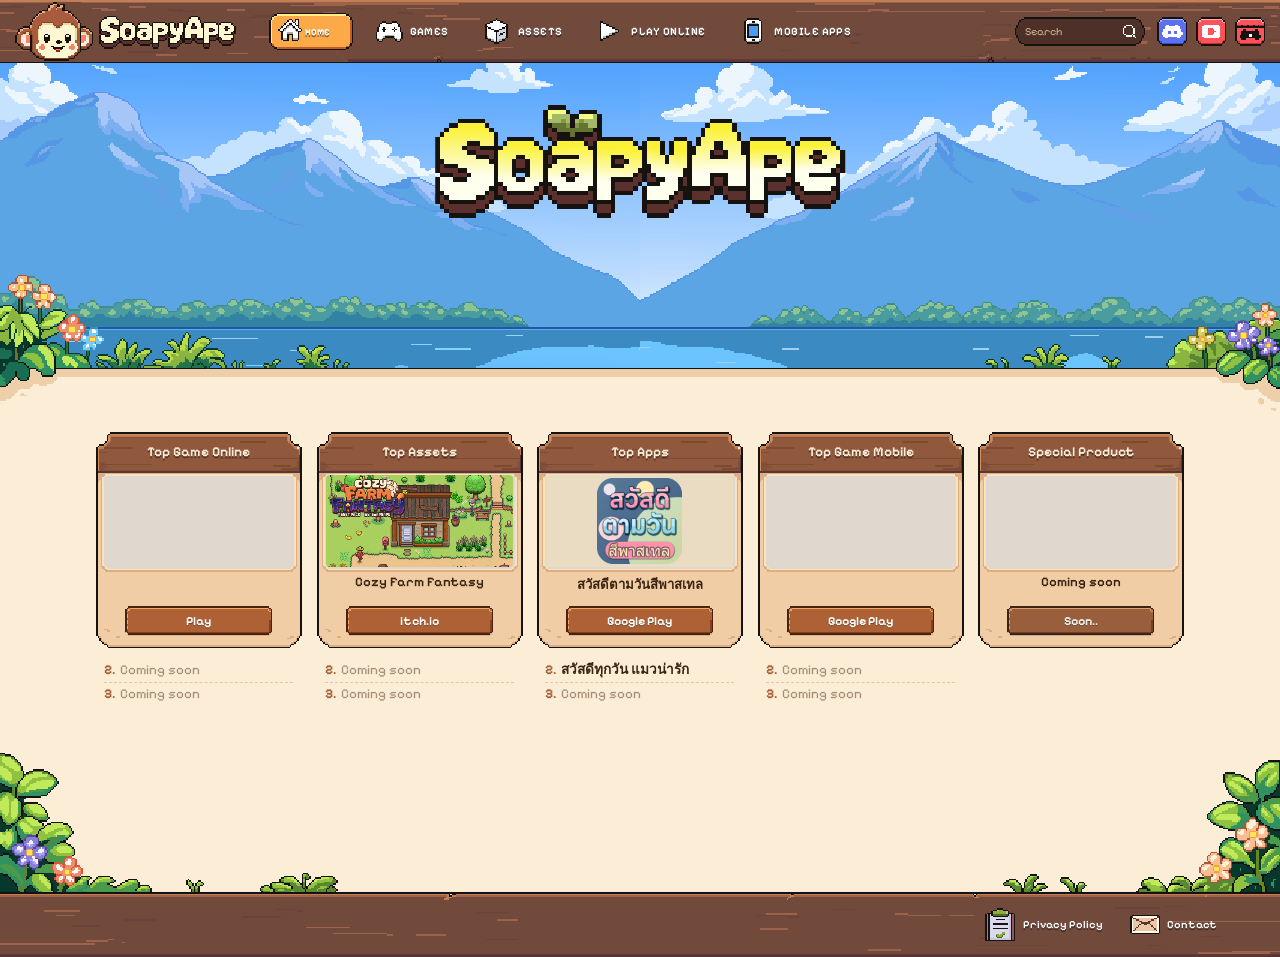
<file: index.html>
<!doctype html>
<html lang="en">
<head>
  <meta charset="utf-8">
  <meta name="viewport" content="width=device-width, initial-scale=1">
  <title>SoapyApe — Play. Create. Explore.</title>
  <meta name="description" content="SoapyApe: indie game studio. Games, pixel art assets, online mini-games and mobile apps.">
  <link rel="icon" type="image/png" href="assets/ui/logo-monkey.png">
  <link rel="preconnect" href="https://fonts.googleapis.com">
  <link rel="preconnect" href="https://fonts.gstatic.com" crossorigin>
  <link href="https://fonts.googleapis.com/css2?family=Pixelify+Sans:wght@400;600;700&family=Noto+Sans+Thai:wght@400;600;700&display=swap" rel="stylesheet">
  <link rel="stylesheet" href="css/style.css?v=20261106a">
</head>
<body id="top">

<header class="topbar">
  <a class="brand" href="/" aria-label="SoapyApe home">
    <img class="monkey" src="assets/ui/logo-monkey.png" alt="">
    <img class="wordmark" src="assets/ui/logo-text.png" alt="SoapyApe">
  </a>
  <input type="checkbox" id="menu-toggle" class="menu-toggle" aria-label="Toggle menu">
  <label for="menu-toggle" class="burger" aria-hidden="true">☰</label>
  <nav class="nav" aria-label="Main">
    <a class="active" href="/">Home</a>
    <a href="/games/"><img src="assets/ui/icon-games.png" alt="">Games</a>
    <a href="/assets/"><img src="assets/ui/icon-assets.png" alt="">Assets</a>
    <a href="/play/"><img src="assets/ui/icon-play.png" alt="">Play Online</a>
    <a href="/apps/"><img src="assets/ui/icon-mobile.png" alt="">Mobile Apps</a>
  </nav>
  <div class="tools">
    <form class="search" role="search"><input type="search" placeholder="Search" aria-label="Search the site"></form>
    <a href="#" aria-label="Discord"><img src="assets/ui/icon-discord.png" alt="Discord"></a>
    <a href="#" aria-label="YouTube"><img src="assets/ui/icon-youtube.png" alt="YouTube"></a>
    <a href="#" aria-label="itch.io"><img src="assets/ui/icon-itch.png" alt="itch.io"></a>
  </div>
</header>

<main>
  <section class="hero">
    <div class="hero-bg strip" aria-hidden="true"><i class="l"></i><i class="c"></i><i class="r"></i></div>
    <h1 class="sr-only">SoapyApe — Play. Create. Explore.</h1>
    <div class="bubbles" aria-hidden="true">
      <img src="assets/ui/bubble.png" alt="" style="--x:-34%;--d:0s;--t:9s;--w:40px;--dx:10px">
      <img src="assets/ui/bubble.png" alt="" style="--x:-18%;--d:2.5s;--t:11s;--w:32px;--dx:-8px">
      <img src="assets/ui/bubble.png" alt="" style="--x:-4%;--d:5s;--t:8s;--w:64px;--dx:12px">
      <img src="assets/ui/bubble.png" alt="" style="--x:10%;--d:1.2s;--t:10s;--w:40px;--dx:-10px">
      <img src="assets/ui/bubble.png" alt="" style="--x:22%;--d:6s;--t:12s;--w:48px;--dx:8px">
      <img src="assets/ui/bubble.png" alt="" style="--x:34%;--d:3.6s;--t:9s;--w:32px;--dx:-6px">
      <img src="assets/ui/bubble.png" alt="" style="--x:2%;--d:8.5s;--t:13s;--w:56px;--dx:-12px">
    </div>
    <img class="hero-logo" src="assets/ui/logo-big.png" alt="SoapyApe">
    <div class="edge strip" aria-hidden="true"><i class="l"></i><i class="c"></i><i class="r"></i></div>
  </section>

  <section class="cards" aria-label="Featured">
    <div class="col">
      <article class="card">
        <h2>Top Game Online</h2>
        <div class="thumb"></div>
        <p class="title">&nbsp;</p>
        <a class="btn" href="/play/">Play</a>
      </article>
      <ol class="ranks" aria-label="More">
        <li><span>Coming soon</span></li>
        <li><span>Coming soon</span></li>
      </ol>
    </div>

    <div class="col">
      <article class="card">
        <h2>Top Assets</h2>
        <a class="thumb" href="https://soapyape.itch.io/cozy-farm-fantasy" target="_blank" rel="noopener" aria-label="Cozy Farm Fantasy on itch.io"><img src="assets/thumbs/cozy-farm-fantasy.png" alt="Cozy Farm Fantasy asset pack by SoapyApe" width="315" height="250"></a>
        <p class="title">Cozy Farm Fantasy</p>
        <a class="btn" href="https://soapyape.itch.io/cozy-farm-fantasy" target="_blank" rel="noopener">itch.io</a>
      </article>
      <ol class="ranks" aria-label="More">
        <li><span>Coming soon</span></li>
        <li><span>Coming soon</span></li>
      </ol>
    </div>

    <div class="col">
      <article class="card">
        <h2>Top Apps</h2>
      <a class="thumb icon" href="https://play.google.com/store/apps/details?id=com.hydrocotyle.a100day4" target="_blank" rel="noopener" aria-label="สวัสดีตามวันสีพาสเทล on Google Play"><img src="assets/thumbs/sawatdee-pastel.png" alt="สวัสดีตามวันสีพาสเทล app icon" width="512" height="512"></a>
      <p class="title">สวัสดีตามวันสีพาสเทล</p>
      <a class="btn" href="https://play.google.com/store/apps/details?id=com.hydrocotyle.a100day4" target="_blank" rel="noopener">Google Play</a>
      </article>
      <ol class="ranks" aria-label="More">
        <li><a href="https://play.google.com/store/apps/details?id=com.zerzersoft.hello2days" target="_blank" rel="noopener">สวัสดีทุกวัน แมวน่ารัก</a></li>
        <li><span>Coming soon</span></li>
      </ol>
    </div>

    <div class="col">
      <article class="card">
        <h2>Top Game Mobile</h2>
        <div class="thumb"></div>
        <p class="title">&nbsp;</p>
        <!-- TODO: replace # with your Google Play URL -->
        <a class="btn" href="#">Google Play</a>
      </article>
      <ol class="ranks" aria-label="More">
        <li><span>Coming soon</span></li>
        <li><span>Coming soon</span></li>
      </ol>
    </div>

    <div class="col">
      <article class="card">
        <h2>Special Product</h2>
        <div class="thumb"></div>
        <p class="title">Coming soon</p>
        <span class="btn disabled">Soon..</span>
      </article>
    </div>
  </section>
</main>

<footer class="footer">
  <div class="f-bg strip" aria-hidden="true"><i class="l"></i><i class="c"></i><i class="r"></i></div>
  <div class="f-bar">
    <div class="f-links">
      <a href="/privacy/"><img src="assets/ui/icon-privacy.png" alt="">Privacy Policy</a>
      <a href="mailto:info@soapyape.com"><img src="assets/ui/icon-mail.png" alt="">Contact</a>
    </div>
  </div>
</footer>

<a id="to-top-float" class="to-top-float" href="#top" aria-label="Back to top" hidden><img src="assets/ui/btn-top-float.png" alt=""></a>

<script>
(function(){
  var btn=document.getElementById('to-top-float'), hero=document.querySelector('.hero');
  if(!btn||!hero) return;
  btn.hidden=false;
  function update(){ var max=document.documentElement.scrollHeight-window.innerHeight;
    btn.classList.toggle('show', max>40 && window.scrollY > Math.min(hero.offsetTop+hero.offsetHeight, window.innerHeight*0.6, max*0.6)); }
  window.addEventListener('scroll',update,{passive:true});
  window.addEventListener('resize',update);
  update();
})();
</script>

<script src="assets/js/search-data.js?v=20261106a"></script>
<script src="assets/js/search.js?v=20261106a"></script>
</body>
</html>
</file>
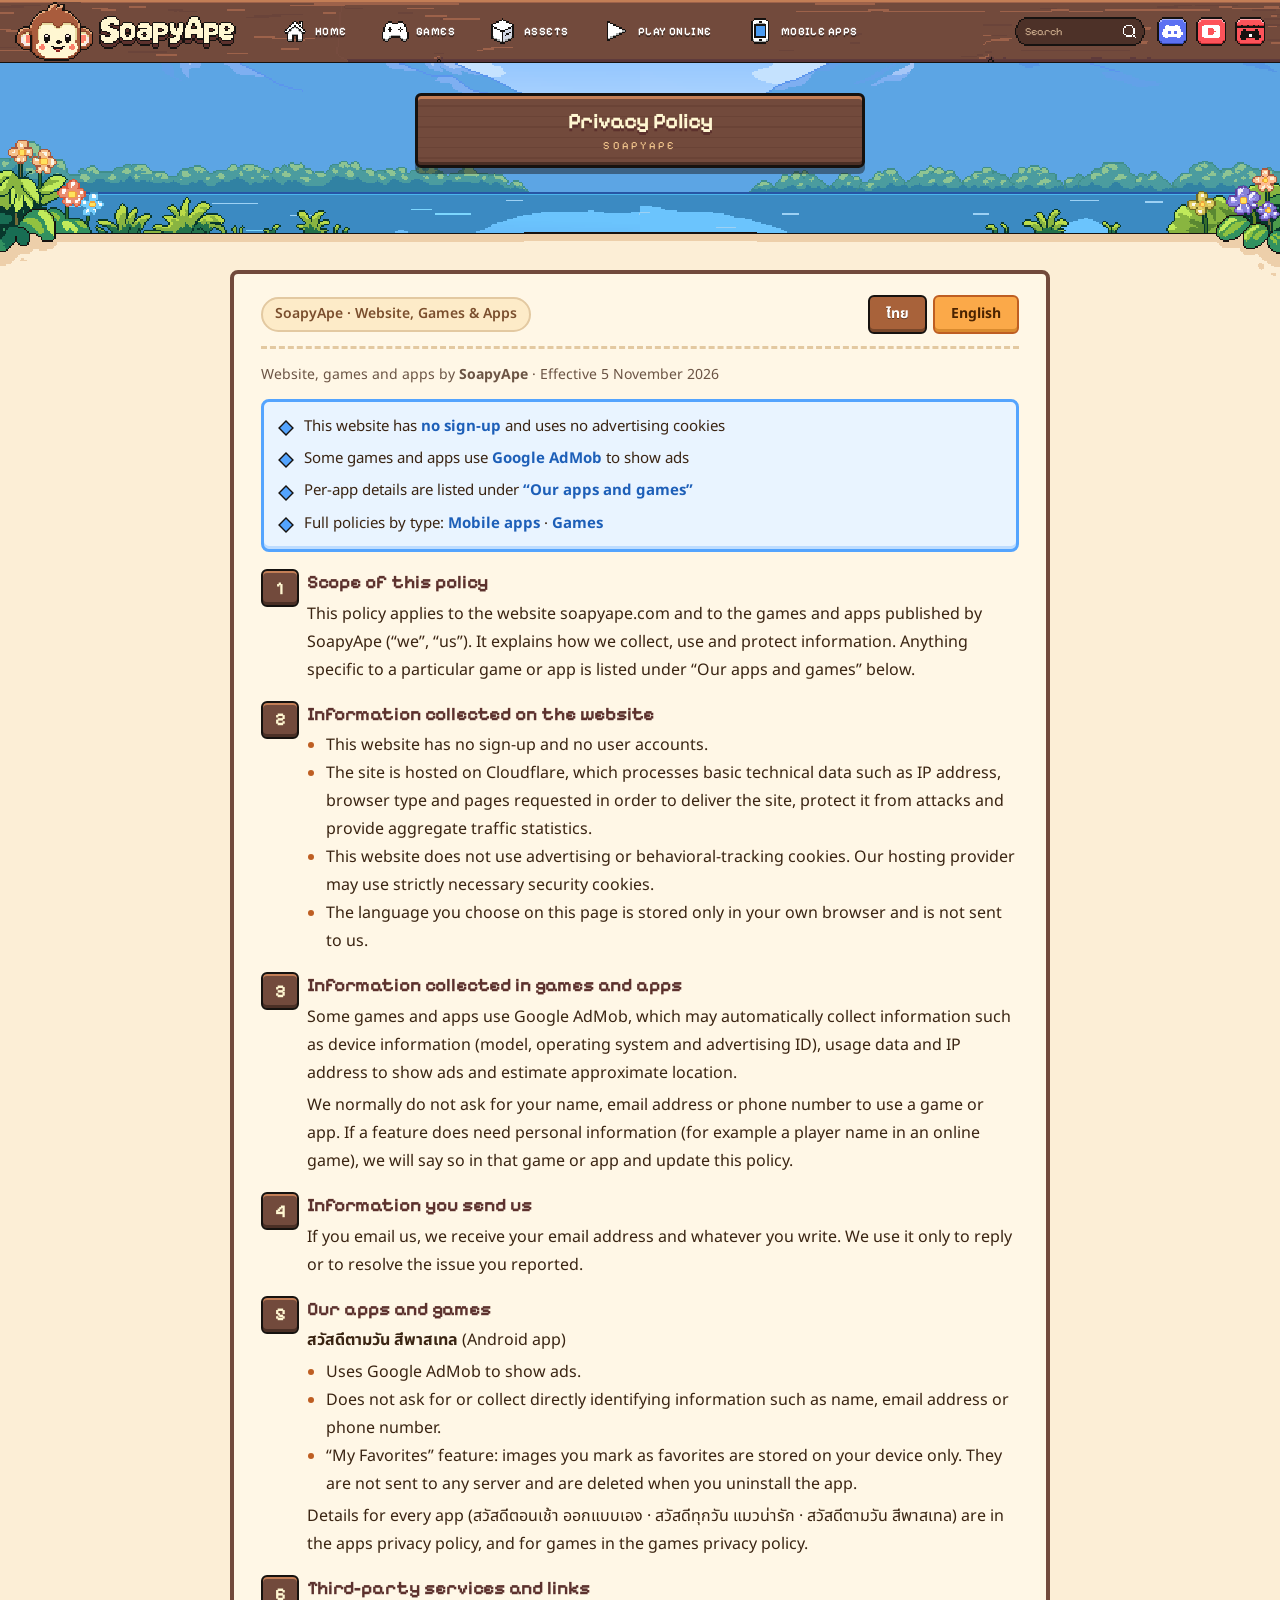
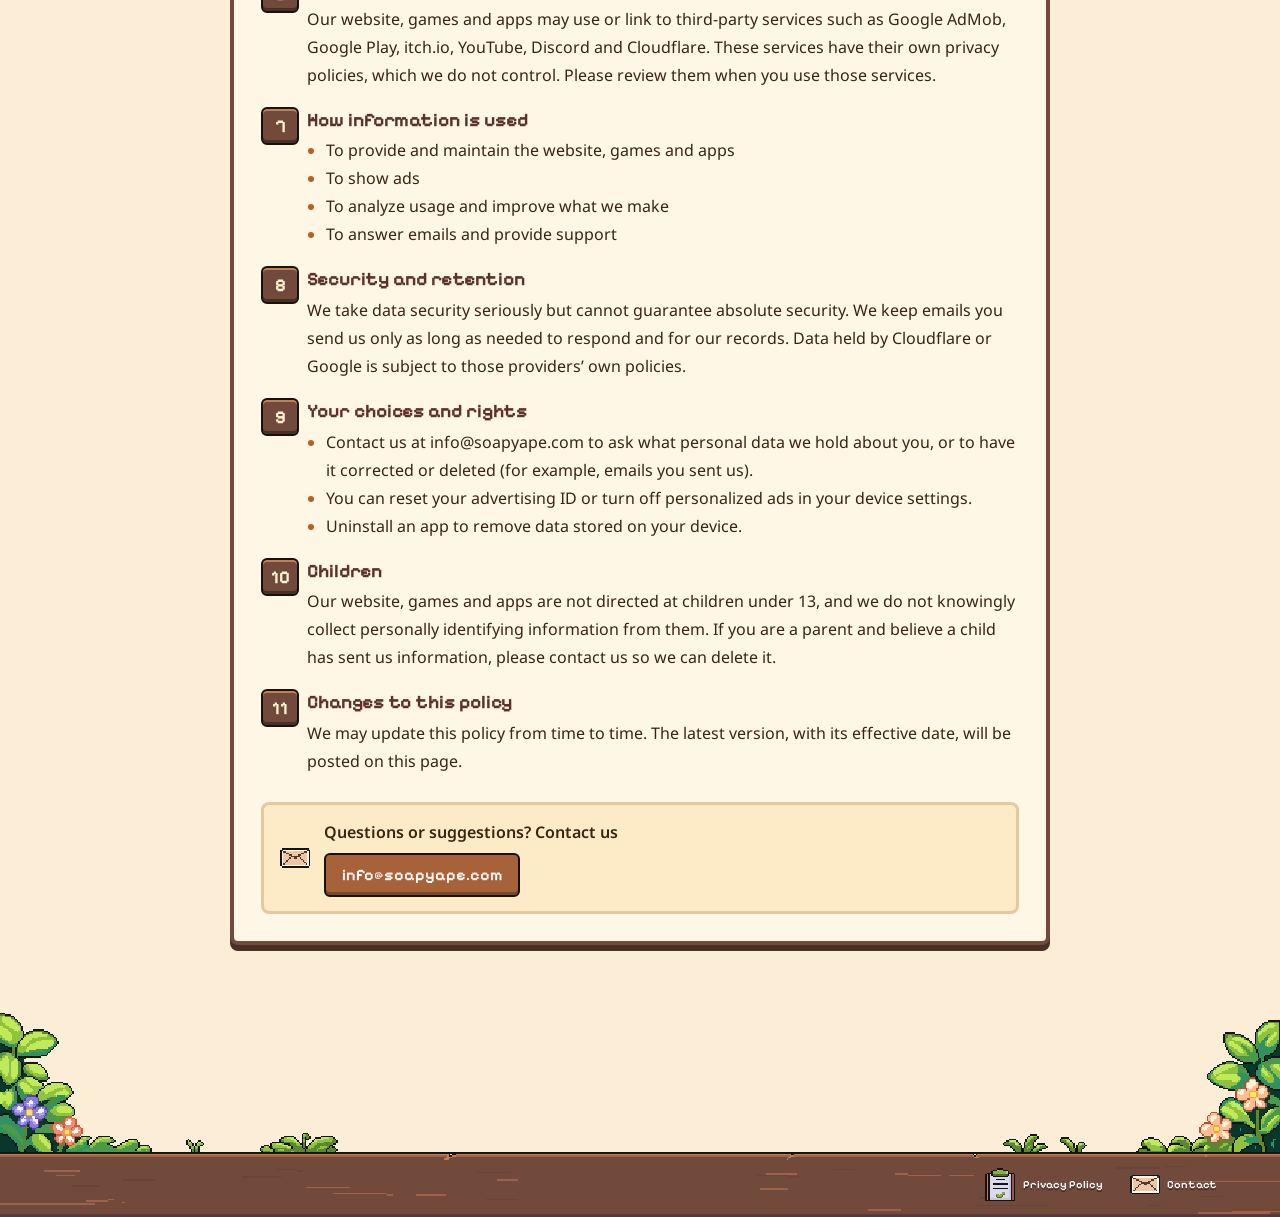
<file: privacy/index.html>
<!doctype html>
<html lang="en">
<head>
  <meta charset="utf-8">
  <meta name="viewport" content="width=device-width, initial-scale=1">
  <title>Privacy Policy — SoapyApe</title>
  <meta name="description" content="Privacy policy for SoapyApe apps and games.">
  <link rel="icon" type="image/png" href="../assets/ui/logo-monkey.png">
  <link rel="preconnect" href="https://fonts.googleapis.com">
  <link rel="preconnect" href="https://fonts.gstatic.com" crossorigin>
  <link href="https://fonts.googleapis.com/css2?family=Pixelify+Sans:wght@400;600;700&family=Noto+Sans+Thai:wght@400;600;700&display=swap" rel="stylesheet">
  <link rel="stylesheet" href="../css/style.css?v=20261106a">
  <link rel="stylesheet" href="../css/page.css?v=20261106a">
</head>
<body id="top">

<header class="topbar">
  <a class="brand" href="/" aria-label="SoapyApe home">
    <img class="monkey" src="../assets/ui/logo-monkey.png" alt="">
    <img class="wordmark" src="../assets/ui/logo-text.png" alt="SoapyApe">
  </a>
  <input type="checkbox" id="menu-toggle" class="menu-toggle" aria-label="Toggle menu">
  <label for="menu-toggle" class="burger" aria-hidden="true">☰</label>
  <nav class="nav" aria-label="Main">
    <a href="/"><img src="../assets/ui/icon-home.png" alt="">Home</a>
    <a href="/games/"><img src="../assets/ui/icon-games.png" alt="">Games</a>
    <a href="/assets/"><img src="../assets/ui/icon-assets.png" alt="">Assets</a>
    <a href="/play/"><img src="../assets/ui/icon-play.png" alt="">Play Online</a>
    <a href="/apps/"><img src="../assets/ui/icon-mobile.png" alt="">Mobile Apps</a>
  </nav>
  <div class="tools">
    <form class="search" role="search"><input type="search" placeholder="Search" aria-label="Search the site"></form>
    <a href="#" aria-label="Discord"><img src="../assets/ui/icon-discord.png" alt="Discord"></a>
    <a href="#" aria-label="YouTube"><img src="../assets/ui/icon-youtube.png" alt="YouTube"></a>
    <a href="#" aria-label="itch.io"><img src="../assets/ui/icon-itch.png" alt="itch.io"></a>
  </div>
</header>

<main>
  <section class="hero page-hero">
    <div class="hero-bg strip" aria-hidden="true"><i class="l"></i><i class="c"></i><i class="r"></i></div>
    <div class="sign"><h1 data-th="นโยบายความเป็นส่วนตัว" data-en="Privacy Policy">Privacy Policy</h1><p>SoapyApe</p></div>
    <div class="edge strip" aria-hidden="true"><i class="l"></i><i class="c"></i><i class="r"></i></div>
  </section>

  <article class="doc">
    <div class="doc-top">
      <p class="pill">SoapyApe · Website, Games &amp; Apps</p>
      <div class="lang" role="group" aria-label="Language">
        <button type="button" data-lang="th" aria-pressed="true">ไทย</button>
        <button type="button" data-lang="en" aria-pressed="false">English</button>
      </div>
    </div>

    <div id="th" class="langbox" lang="th">
      <p class="meta">เว็บไซต์ เกม และแอปของ <strong>SoapyApe</strong> · มีผลบังคับใช้ 5 พฤศจิกายน 2569</p>
      <ul class="tldr" aria-label="สรุปสั้น ๆ">
        <li>เว็บไซต์นี้<b>ไม่มีระบบสมัครสมาชิก</b>และไม่ใช้คุกกี้โฆษณา</li>
        <li>เกมและแอปบางตัวใช้ <b>Google AdMob</b> เพื่อแสดงโฆษณา</li>
        <li>รายละเอียดของแต่ละแอปอยู่ในหัวข้อ <b>“แอปและเกมของเรา”</b></li>
        <li>นโยบายฉบับเต็มแยกตามประเภท: <a href="/apps/privacy/"><b>แอปมือถือ</b></a> · <a href="/games/privacy/"><b>เกม</b></a></li>
      </ul>
        <section class="sec"><h3>ขอบเขตของนโยบายนี้</h3><p>นโยบายนี้ใช้กับเว็บไซต์ soapyape.com และเกมกับแอปที่เผยแพร่โดย SoapyApe (“เรา”) เพื่ออธิบายว่าเราเก็บ ใช้ และปกป้องข้อมูลอย่างไร หากเกมหรือแอปใดมีเงื่อนไขเฉพาะ เราจะแจ้งไว้ในหัวข้อ “แอปและเกมของเรา” ด้านล่าง</p></section>
        <section class="sec"><h3>ข้อมูลที่เก็บเมื่อใช้เว็บไซต์</h3><ul><li>เว็บไซต์นี้ไม่มีระบบสมัครสมาชิกหรือบัญชีผู้ใช้</li><li>เว็บโฮสต์บน Cloudflare ซึ่งประมวลผลข้อมูลทางเทคนิคพื้นฐาน เช่น ที่อยู่ IP ชนิดเบราว์เซอร์ และหน้าที่เปิดดู เพื่อให้บริการ ป้องกันการโจมตี และทำสถิติการเข้าชมแบบรวม</li><li>เว็บไซต์นี้ไม่ใช้คุกกี้โฆษณาหรือคุกกี้ติดตามพฤติกรรม ผู้ให้บริการโฮสต์อาจใช้คุกกี้ที่จำเป็นด้านความปลอดภัย</li><li>เก็บเฉพาะค่าภาษาที่คุณเลือกบนหน้านี้ไว้ในเบราว์เซอร์ของคุณเอง (ไม่ส่งมาที่เรา)</li></ul></section>
        <section class="sec"><h3>ข้อมูลที่เก็บเมื่อใช้เกมและแอป</h3><p>เกมและแอปบางตัวใช้บริการโฆษณา Google AdMob ซึ่งอาจเก็บข้อมูลโดยอัตโนมัติ เช่น ข้อมูลอุปกรณ์ (รุ่น ระบบปฏิบัติการ และรหัสโฆษณา) ข้อมูลการใช้งาน และที่อยู่ IP เพื่อแสดงโฆษณาและประมาณตำแหน่งที่ตั้งโดยคร่าว</p><p>โดยปกติเราไม่ขอชื่อ อีเมล หรือเบอร์โทรศัพท์เพื่อให้คุณใช้งานเกมหรือแอป หากฟีเจอร์ใดจำเป็นต้องใช้ข้อมูลส่วนบุคคล (เช่น ชื่อผู้เล่นในเกมออนไลน์) เราจะแจ้งไว้ในเกมหรือแอปนั้นและปรับปรุงนโยบายนี้</p></section>
        <section class="sec"><h3>ข้อมูลที่คุณส่งให้เรา</h3><p>หากคุณส่งอีเมลถึงเรา เราจะได้รับที่อยู่อีเมลและเนื้อหาที่คุณเขียน และใช้เพื่อตอบกลับหรือแก้ไขปัญหาที่คุณแจ้งเท่านั้น</p></section>
        <section class="sec"><h3>แอปและเกมของเรา</h3><p><strong>สวัสดีตามวัน สีพาสเทล</strong> (แอป Android)</p><ul><li>ใช้ Google AdMob เพื่อแสดงโฆษณา</li><li>ไม่ขอหรือเก็บข้อมูลที่ระบุตัวตนโดยตรง เช่น ชื่อ อีเมล หรือเบอร์โทรศัพท์</li><li>ฟีเจอร์ “สิ่งที่ฉันถูกใจ”: รูปภาพที่คุณกดถูกใจถูกบันทึกไว้ในอุปกรณ์ของคุณเท่านั้น ไม่ถูกส่งไปยังเซิร์ฟเวอร์ และจะถูกลบเมื่อถอนการติดตั้งแอป</li></ul><p>ดูรายละเอียดของทุกแอป (สวัสดีตอนเช้า ออกแบบเอง · สวัสดีทุกวัน แมวน่ารัก · สวัสดีตามวัน สีพาสเทล) ได้ที่ <a href="/apps/privacy/">นโยบายความเป็นส่วนตัวของแอป</a> และของเกมที่ <a href="/games/privacy/">นโยบายความเป็นส่วนตัวของเกม</a></p></section>
        <section class="sec"><h3>บริการและลิงก์ของบุคคลที่สาม</h3><p>เว็บไซต์ เกม และแอปของเราอาจใช้หรือเชื่อมไปยังบริการของบุคคลที่สาม เช่น Google AdMob, Google Play, itch.io, YouTube, Discord และ Cloudflare บริการเหล่านี้มีนโยบายความเป็นส่วนตัวของตัวเอง ซึ่งเราไม่ได้ควบคุม โปรดอ่านนโยบายของบริการเหล่านั้นเมื่อคุณใช้งาน</p></section>
        <section class="sec"><h3>การใช้ข้อมูล</h3><ul><li>เพื่อให้บริการและดูแลเว็บไซต์ เกม และแอป</li><li>เพื่อแสดงโฆษณา</li><li>เพื่อวิเคราะห์การใช้งานและพัฒนาให้ดีขึ้น</li><li>เพื่อตอบอีเมลและให้ความช่วยเหลือ</li></ul></section>
        <section class="sec"><h3>ความปลอดภัยและการเก็บรักษา</h3><p>เราให้ความสำคัญกับความปลอดภัยของข้อมูล แต่ไม่สามารถรับประกันความปลอดภัยได้อย่างสมบูรณ์ เราเก็บอีเมลที่คุณส่งมาเท่าที่จำเป็นต่อการตอบและเก็บเป็นหลักฐาน ส่วนข้อมูลที่ Cloudflare หรือ Google เก็บอยู่ภายใต้นโยบายของผู้ให้บริการนั้น</p></section>
        <section class="sec"><h3>สิทธิและทางเลือกของคุณ</h3><ul><li>ติดต่อเราที่ info@soapyape.com เพื่อขอทราบ แก้ไข หรือลบข้อมูลส่วนบุคคลที่เราถืออยู่ เช่น อีเมลที่คุณเคยส่งมา</li><li>คุณสามารถรีเซ็ตรหัสโฆษณาหรือปิดโฆษณาตามความสนใจได้ในการตั้งค่าอุปกรณ์ของคุณ</li><li>ถอนการติดตั้งแอปเพื่อลบข้อมูลที่ถูกเก็บไว้ในอุปกรณ์</li></ul></section>
        <section class="sec"><h3>เด็ก</h3><p>เว็บไซต์ เกม และแอปของเราไม่ได้มุ่งเป้าไปที่ผู้ที่มีอายุต่ำกว่า 13 ปี และเราไม่เก็บข้อมูลที่ระบุตัวตนจากเด็กกลุ่มนี้โดยเจตนา หากคุณเป็นผู้ปกครองและพบว่าเด็กส่งข้อมูลมาให้เรา โปรดติดต่อเพื่อให้เราลบข้อมูลนั้น</p></section>
        <section class="sec"><h3>การเปลี่ยนแปลงนโยบาย</h3><p>เราอาจปรับปรุงนโยบายนี้เป็นครั้งคราว และจะประกาศฉบับใหม่พร้อมวันที่มีผลบังคับใช้ไว้ในหน้านี้</p></section>
    </div>

    <div id="en" class="langbox" lang="en" hidden>
      <p class="meta">Website, games and apps by <strong>SoapyApe</strong> · Effective 5 November 2026</p>
      <ul class="tldr" aria-label="Summary">
        <li>This website has <b>no sign-up</b> and uses no advertising cookies</li>
        <li>Some games and apps use <b>Google AdMob</b> to show ads</li>
        <li>Per-app details are listed under <b>“Our apps and games”</b></li>
        <li>Full policies by type: <a href="/apps/privacy/"><b>Mobile apps</b></a> · <a href="/games/privacy/"><b>Games</b></a></li>
      </ul>
        <section class="sec"><h3>Scope of this policy</h3><p>This policy applies to the website soapyape.com and to the games and apps published by SoapyApe (“we”, “us”). It explains how we collect, use and protect information. Anything specific to a particular game or app is listed under “Our apps and games” below.</p></section>
        <section class="sec"><h3>Information collected on the website</h3><ul><li>This website has no sign-up and no user accounts.</li><li>The site is hosted on Cloudflare, which processes basic technical data such as IP address, browser type and pages requested in order to deliver the site, protect it from attacks and provide aggregate traffic statistics.</li><li>This website does not use advertising or behavioral-tracking cookies. Our hosting provider may use strictly necessary security cookies.</li><li>The language you choose on this page is stored only in your own browser and is not sent to us.</li></ul></section>
        <section class="sec"><h3>Information collected in games and apps</h3><p>Some games and apps use Google AdMob, which may automatically collect information such as device information (model, operating system and advertising ID), usage data and IP address to show ads and estimate approximate location.</p><p>We normally do not ask for your name, email address or phone number to use a game or app. If a feature does need personal information (for example a player name in an online game), we will say so in that game or app and update this policy.</p></section>
        <section class="sec"><h3>Information you send us</h3><p>If you email us, we receive your email address and whatever you write. We use it only to reply or to resolve the issue you reported.</p></section>
        <section class="sec"><h3>Our apps and games</h3><p><strong>สวัสดีตามวัน สีพาสเทล</strong> (Android app)</p><ul><li>Uses Google AdMob to show ads.</li><li>Does not ask for or collect directly identifying information such as name, email address or phone number.</li><li>“My Favorites” feature: images you mark as favorites are stored on your device only. They are not sent to any server and are deleted when you uninstall the app.</li></ul><p>Details for every app (สวัสดีตอนเช้า ออกแบบเอง · สวัสดีทุกวัน แมวน่ารัก · สวัสดีตามวัน สีพาสเทล) are in the <a href="/apps/privacy/">apps privacy policy</a>, and for games in the <a href="/games/privacy/">games privacy policy</a>.</p></section>
        <section class="sec"><h3>Third-party services and links</h3><p>Our website, games and apps may use or link to third-party services such as Google AdMob, Google Play, itch.io, YouTube, Discord and Cloudflare. These services have their own privacy policies, which we do not control. Please review them when you use those services.</p></section>
        <section class="sec"><h3>How information is used</h3><ul><li>To provide and maintain the website, games and apps</li><li>To show ads</li><li>To analyze usage and improve what we make</li><li>To answer emails and provide support</li></ul></section>
        <section class="sec"><h3>Security and retention</h3><p>We take data security seriously but cannot guarantee absolute security. We keep emails you send us only as long as needed to respond and for our records. Data held by Cloudflare or Google is subject to those providers’ own policies.</p></section>
        <section class="sec"><h3>Your choices and rights</h3><ul><li>Contact us at info@soapyape.com to ask what personal data we hold about you, or to have it corrected or deleted (for example, emails you sent us).</li><li>You can reset your advertising ID or turn off personalized ads in your device settings.</li><li>Uninstall an app to remove data stored on your device.</li></ul></section>
        <section class="sec"><h3>Children</h3><p>Our website, games and apps are not directed at children under 13, and we do not knowingly collect personally identifying information from them. If you are a parent and believe a child has sent us information, please contact us so we can delete it.</p></section>
        <section class="sec"><h3>Changes to this policy</h3><p>We may update this policy from time to time. The latest version, with its effective date, will be posted on this page.</p></section>
    </div>

    <aside class="contact">
      <img src="../assets/ui/icon-mail.png" alt="">
      <div>
        <p class="c-th" data-th="มีคำถามหรือข้อเสนอแนะ? ติดต่อเรา" data-en="Questions or suggestions? Contact us">มีคำถามหรือข้อเสนอแนะ? ติดต่อเรา</p>
        <a class="mailbtn" href="mailto:info@soapyape.com">info@soapyape.com</a>
      </div>
    </aside>
  </article>
</main>

<footer class="footer">
  <div class="f-bg strip" aria-hidden="true"><i class="l"></i><i class="c"></i><i class="r"></i></div>
  <div class="f-bar">
    <div class="f-links">
      <a href="/privacy/"><img src="../assets/ui/icon-privacy.png" alt="">Privacy Policy</a>
      <a href="mailto:info@soapyape.com"><img src="../assets/ui/icon-mail.png" alt="">Contact</a>
    </div>
  </div>
</footer>

<a id="to-top-float" class="to-top-float" href="#top" aria-label="Back to top" hidden><img src="../assets/ui/btn-top-float.png" alt=""></a>

<script>
(function(){
  var boxes={th:document.getElementById('th'),en:document.getElementById('en')};
  var btns=document.querySelectorAll('.lang button');
  function set(l){
    for(var k in boxes) boxes[k].hidden=(k!==l);
    btns.forEach(function(b){b.setAttribute('aria-pressed',String(b.dataset.lang===l));});
    document.querySelectorAll('[data-th]').forEach(function(e){e.textContent=e.getAttribute('data-'+l);});
    document.documentElement.lang=l;
    try{localStorage.setItem('soapyape-lang',l)}catch(e){}
  }
  btns.forEach(function(b){b.addEventListener('click',function(){set(b.dataset.lang)});});
  var start='th';
  try{ var s=localStorage.getItem('soapyape-lang'); if(s) start=s; else if(!/^th/i.test(navigator.language||'')) start='en'; }catch(e){}
  if(location.hash==='#en') start='en'; if(location.hash==='#th') start='th';
  set(start);
})();
</script>
<script>
(function(){
  var btn=document.getElementById('to-top-float'); if(!btn) return;
  btn.hidden=false;
  function update(){ var max=document.documentElement.scrollHeight-window.innerHeight; btn.classList.toggle('show', max>40 && window.scrollY>Math.min(300,max*0.6)); }
  window.addEventListener('scroll',update,{passive:true}); window.addEventListener('resize',update); update();
})();
</script>

<script src="../assets/js/search-data.js?v=20261106a"></script>
<script src="../assets/js/search.js?v=20261106a"></script>
</body>
</html>
</file>
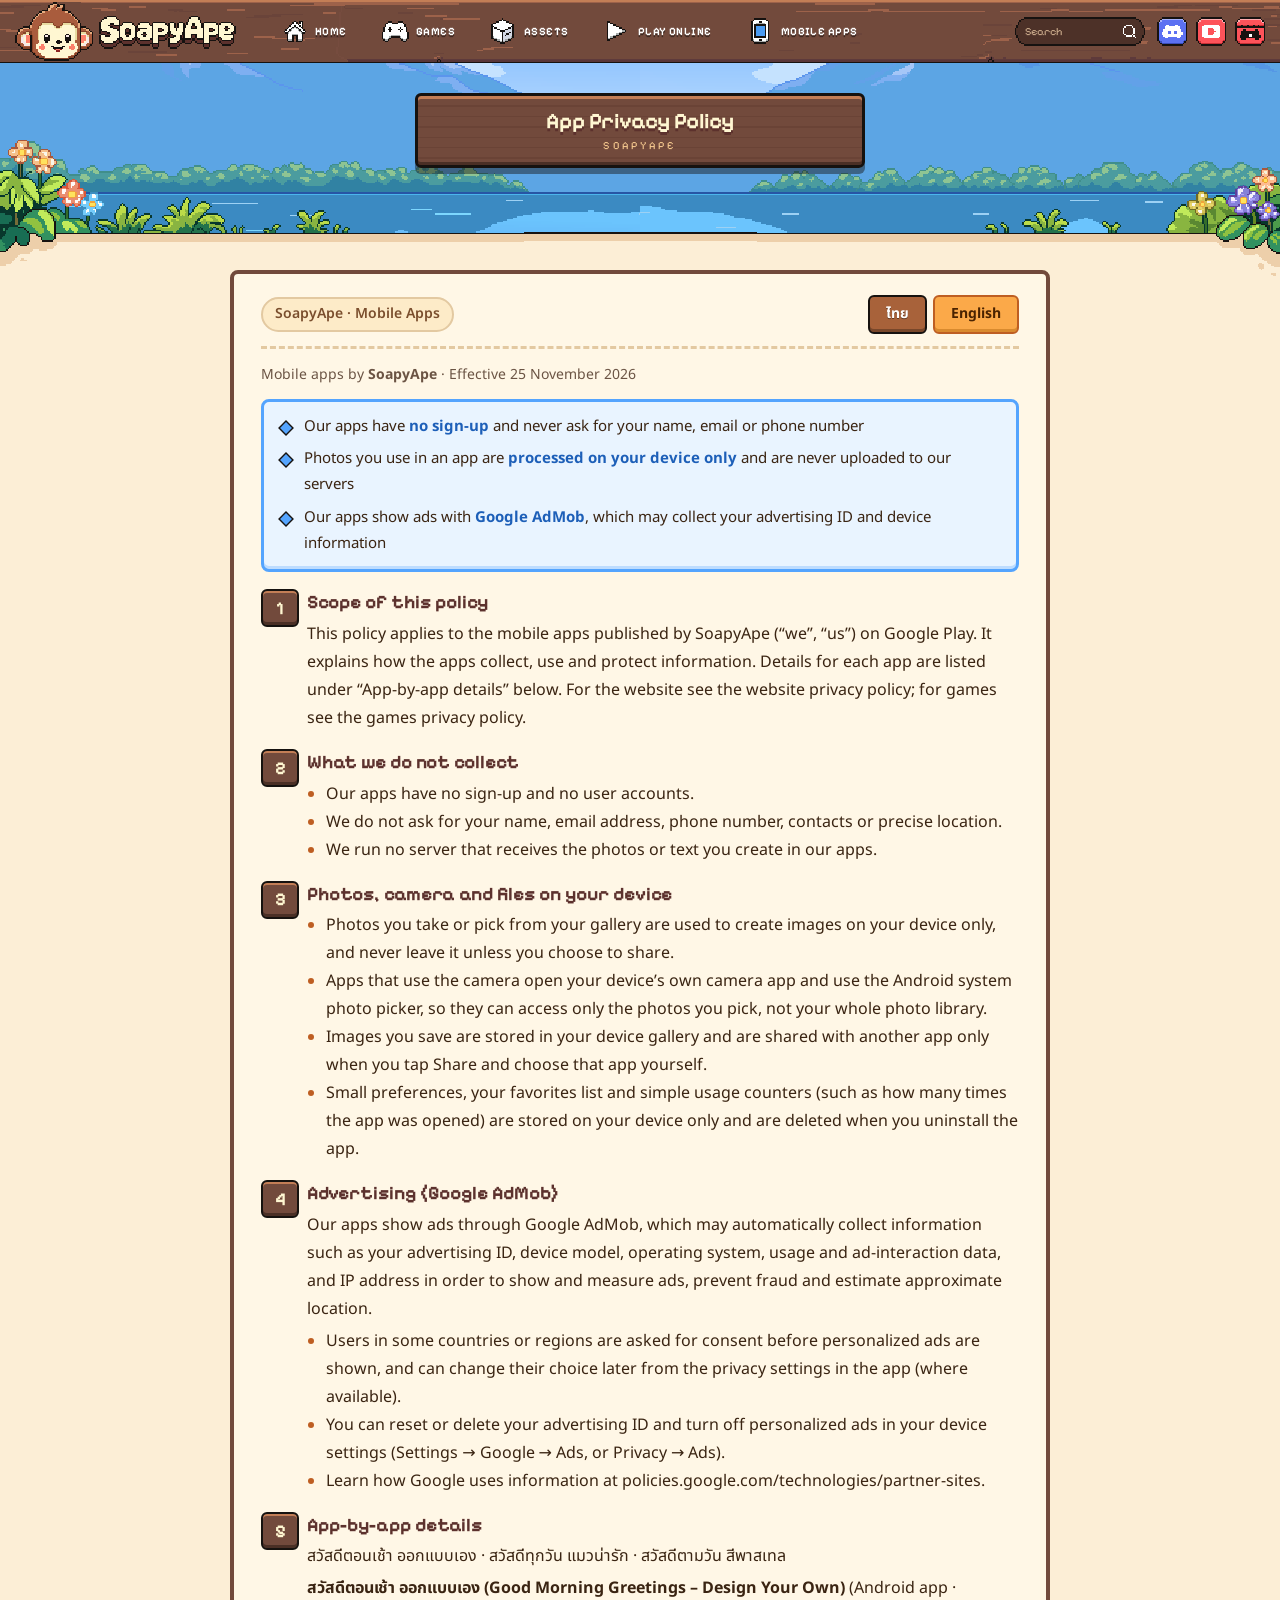
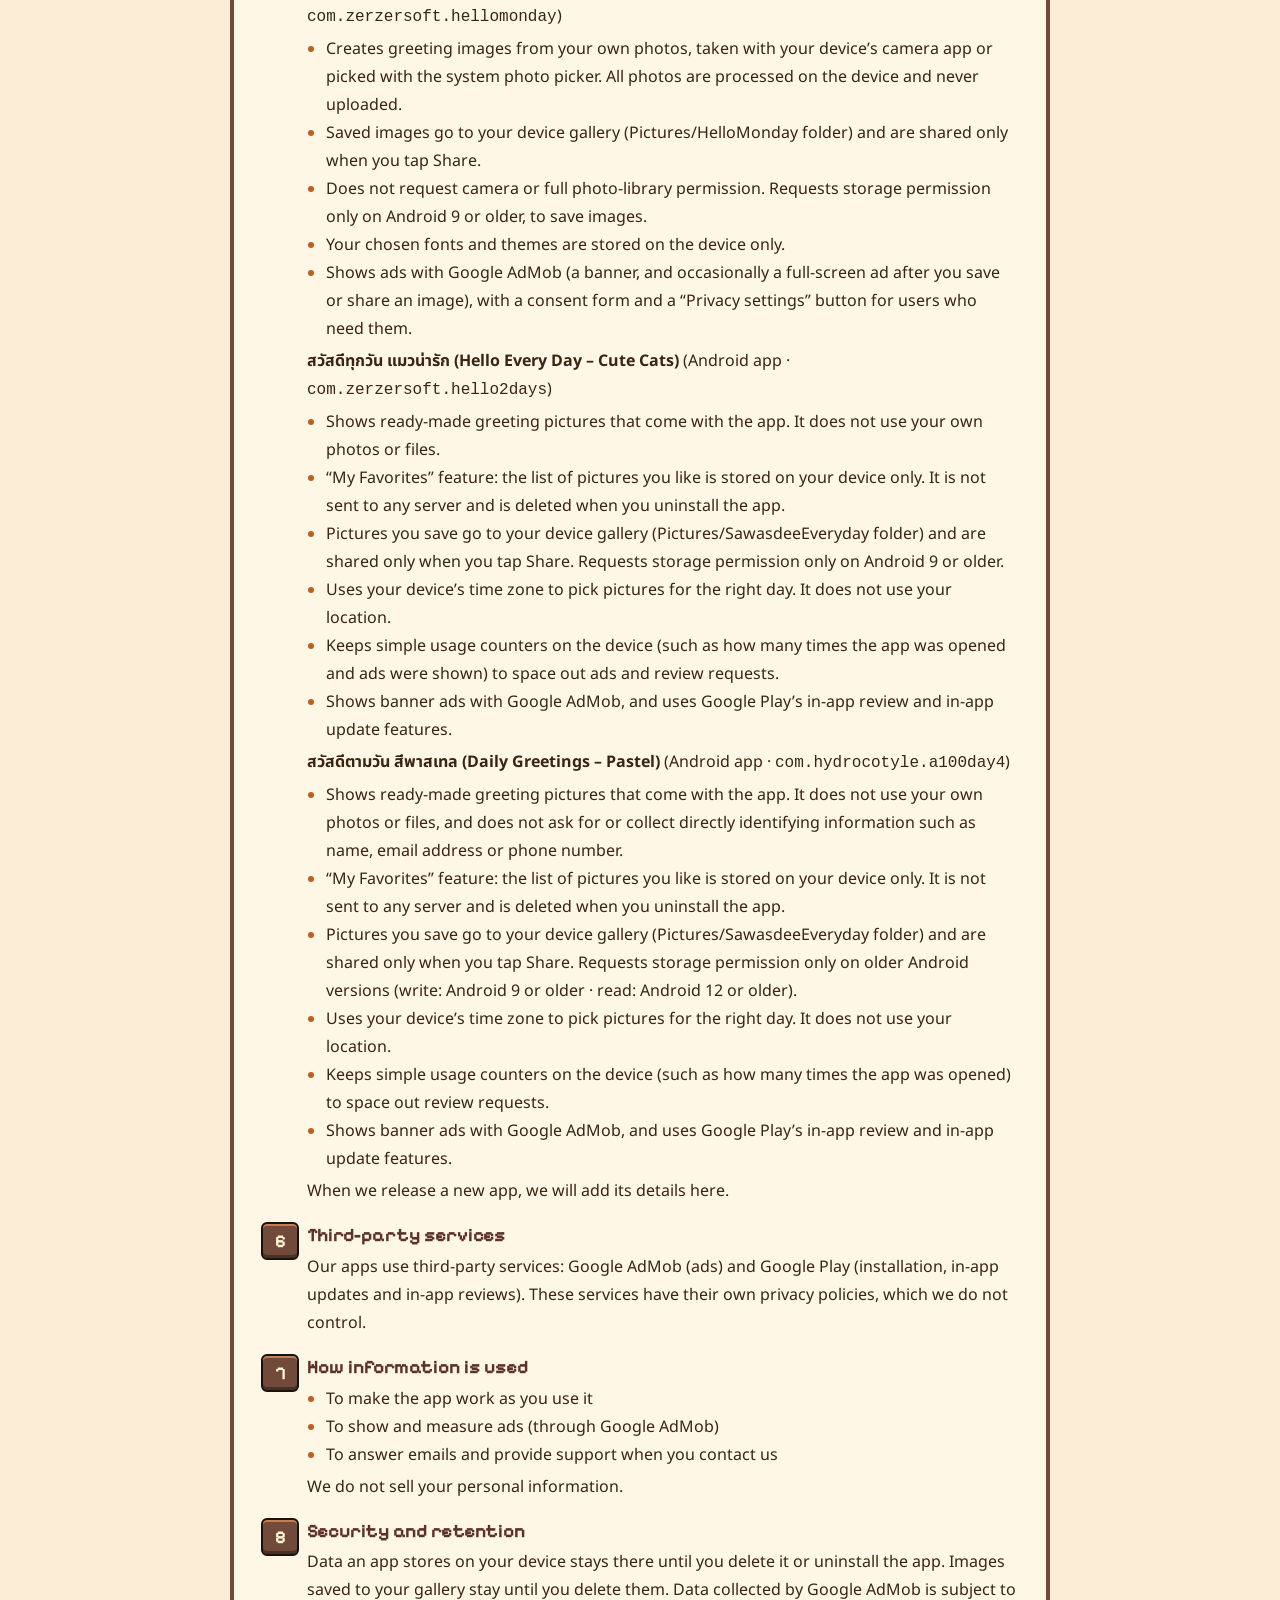
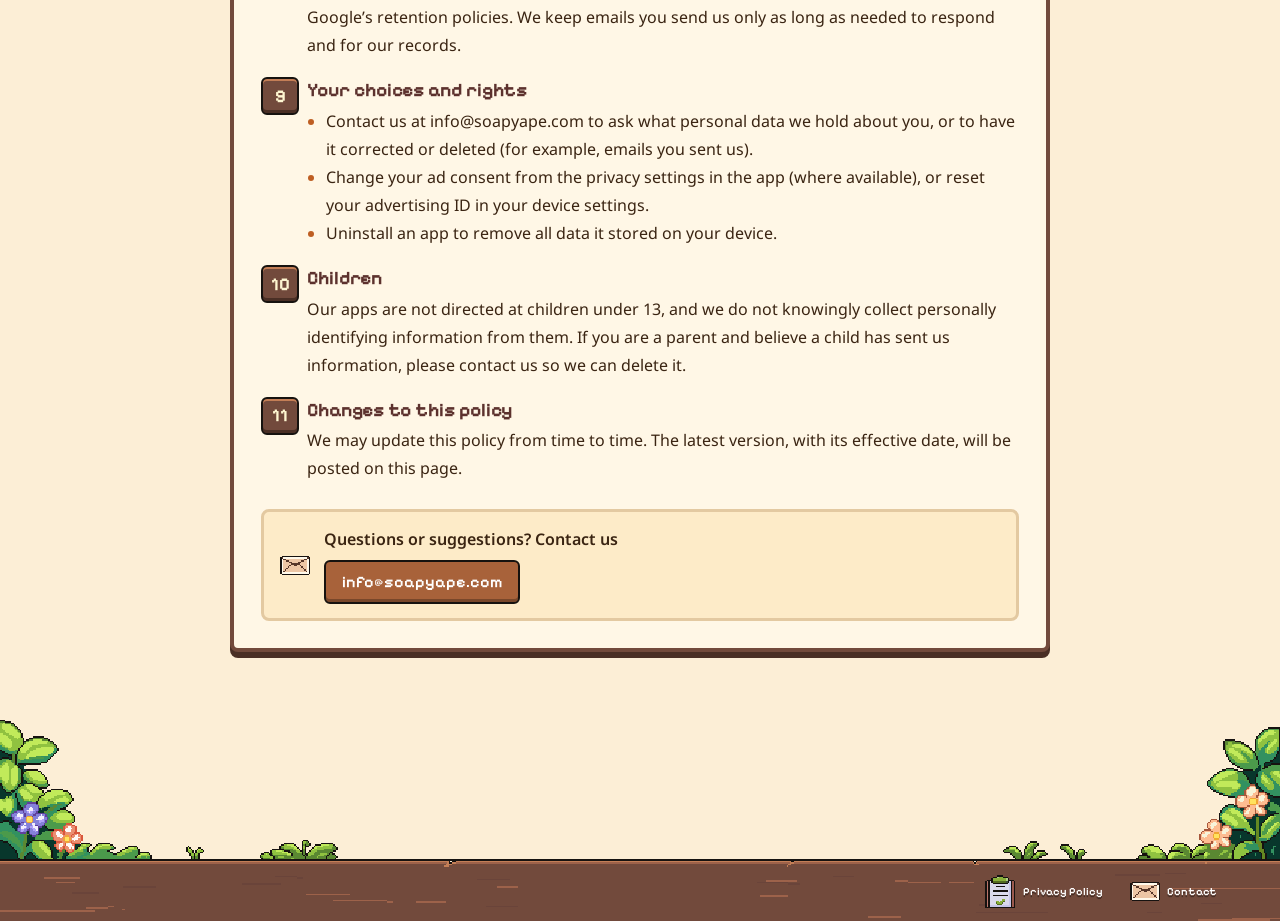
<file: apps/privacy/index.html>
<!doctype html>
<html lang="en">
<head>
  <meta charset="utf-8">
  <meta name="viewport" content="width=device-width, initial-scale=1">
  <title>App Privacy Policy — SoapyApe</title>
  <meta name="description" content="Privacy policy for SoapyApe mobile apps.">
  <link rel="icon" type="image/png" href="../../assets/ui/logo-monkey.png">
  <link rel="preconnect" href="https://fonts.googleapis.com">
  <link rel="preconnect" href="https://fonts.gstatic.com" crossorigin>
  <link href="https://fonts.googleapis.com/css2?family=Pixelify+Sans:wght@400;600;700&family=Noto+Sans+Thai:wght@400;600;700&display=swap" rel="stylesheet">
  <link rel="stylesheet" href="../../css/style.css?v=20261106a">
  <link rel="stylesheet" href="../../css/page.css?v=20261106a">
</head>
<body id="top">

<header class="topbar">
  <a class="brand" href="/" aria-label="SoapyApe home">
    <img class="monkey" src="../../assets/ui/logo-monkey.png" alt="">
    <img class="wordmark" src="../../assets/ui/logo-text.png" alt="SoapyApe">
  </a>
  <input type="checkbox" id="menu-toggle" class="menu-toggle" aria-label="Toggle menu">
  <label for="menu-toggle" class="burger" aria-hidden="true">☰</label>
  <nav class="nav" aria-label="Main">
    <a href="/"><img src="../../assets/ui/icon-home.png" alt="">Home</a>
    <a href="/games/"><img src="../../assets/ui/icon-games.png" alt="">Games</a>
    <a href="/assets/"><img src="../../assets/ui/icon-assets.png" alt="">Assets</a>
    <a href="/play/"><img src="../../assets/ui/icon-play.png" alt="">Play Online</a>
    <a href="/apps/"><img src="../../assets/ui/icon-mobile.png" alt="">Mobile Apps</a>
  </nav>
  <div class="tools">
    <form class="search" role="search"><input type="search" placeholder="Search" aria-label="Search the site"></form>
    <a href="#" aria-label="Discord"><img src="../../assets/ui/icon-discord.png" alt="Discord"></a>
    <a href="#" aria-label="YouTube"><img src="../../assets/ui/icon-youtube.png" alt="YouTube"></a>
    <a href="#" aria-label="itch.io"><img src="../../assets/ui/icon-itch.png" alt="itch.io"></a>
  </div>
</header>

<main>
  <section class="hero page-hero">
    <div class="hero-bg strip" aria-hidden="true"><i class="l"></i><i class="c"></i><i class="r"></i></div>
    <div class="sign"><h1 data-th="นโยบายความเป็นส่วนตัวของแอป" data-en="App Privacy Policy">App Privacy Policy</h1><p>SoapyApe</p></div>
    <div class="edge strip" aria-hidden="true"><i class="l"></i><i class="c"></i><i class="r"></i></div>
  </section>

  <article class="doc">
    <div class="doc-top">
      <p class="pill">SoapyApe · Mobile Apps</p>
      <div class="lang" role="group" aria-label="Language">
        <button type="button" data-lang="th" aria-pressed="true">ไทย</button>
        <button type="button" data-lang="en" aria-pressed="false">English</button>
      </div>
    </div>

    <div id="th" class="langbox" lang="th">
      <p class="meta">แอปมือถือของ <strong>SoapyApe</strong> · มีผลบังคับใช้ 25 พฤศจิกายน 2569</p>
      <ul class="tldr" aria-label="สรุปสั้น ๆ">
        <li>แอปของเรา<b>ไม่มีระบบสมัครสมาชิก</b> และไม่ขอชื่อ อีเมล หรือเบอร์โทรศัพท์</li>
        <li>รูปที่คุณใช้ในแอป<b>ประมวลผลในเครื่องของคุณเท่านั้น</b> ไม่ถูกอัปโหลดไปยังเซิร์ฟเวอร์ของเรา</li>
        <li>แอปแสดงโฆษณาด้วย <b>Google AdMob</b> ซึ่งอาจเก็บรหัสโฆษณาและข้อมูลอุปกรณ์</li>
      </ul>
        <section class="sec"><h3>ขอบเขตของนโยบายนี้</h3><p>นโยบายนี้ใช้กับแอปมือถือที่เผยแพร่โดย SoapyApe (“เรา”) บน Google Play เพื่ออธิบายว่าแอปเก็บ ใช้ และปกป้องข้อมูลอย่างไร รายละเอียดเฉพาะของแต่ละแอปอยู่ในหัวข้อ “รายละเอียดของแต่ละแอป” ด้านล่าง ส่วนเว็บไซต์ดูได้ที่ <a href="/privacy/">นโยบายความเป็นส่วนตัวของเว็บไซต์</a> และเกมดูได้ที่ <a href="/games/privacy/">นโยบายความเป็นส่วนตัวของเกม</a></p></section>
        <section class="sec"><h3>ข้อมูลที่เราไม่เก็บ</h3><ul><li>แอปไม่มีระบบสมัครสมาชิกหรือบัญชีผู้ใช้</li><li>เราไม่ขอชื่อ อีเมล เบอร์โทรศัพท์ รายชื่อผู้ติดต่อ หรือตำแหน่งที่ตั้งแบบละเอียด</li><li>เราไม่มีเซิร์ฟเวอร์รับรูปภาพหรือข้อความที่คุณสร้างในแอป</li></ul></section>
        <section class="sec"><h3>รูปภาพ กล้อง และไฟล์ในเครื่อง</h3><ul><li>รูปที่คุณถ่ายหรือเลือกจากคลังภาพ ถูกใช้สร้างภาพภายในเครื่องของคุณเท่านั้น และไม่ถูกส่งออกจากเครื่อง เว้นแต่คุณกดแชร์เอง</li><li>แอปที่ใช้กล้องจะเปิดแอปกล้องของเครื่อง และใช้ตัวเลือกรูปภาพของระบบ Android จึงเข้าถึงได้เฉพาะรูปที่คุณเลือก ไม่ได้เข้าถึงคลังภาพทั้งหมด</li><li>ภาพที่คุณกดบันทึกจะอยู่ในคลังภาพของเครื่องคุณ และจะแชร์ไปยังแอปอื่นเฉพาะเมื่อคุณกดแชร์และเลือกแอปปลายทางเอง</li><li>การตั้งค่าเล็ก ๆ รายการรูปที่ถูกใจ และตัวนับการใช้งาน (เช่น จำนวนครั้งที่เปิดแอป) เก็บไว้ในเครื่องของคุณเท่านั้น และถูกลบเมื่อถอนการติดตั้งแอป</li></ul></section>
        <section class="sec"><h3>โฆษณา (Google AdMob)</h3><p>แอปของเราแสดงโฆษณาผ่าน Google AdMob ซึ่งอาจเก็บข้อมูลโดยอัตโนมัติ เช่น รหัสโฆษณา (Advertising ID) รุ่นอุปกรณ์ ระบบปฏิบัติการ ข้อมูลการใช้งานและการโต้ตอบกับโฆษณา และที่อยู่ IP เพื่อแสดงโฆษณา วัดผลโฆษณา ป้องกันการฉ้อโกง และประมาณตำแหน่งที่ตั้งโดยคร่าว</p><ul><li>ผู้ใช้ในบางประเทศหรือภูมิภาคจะเห็นหน้าขอความยินยอมก่อนแสดงโฆษณาตามความสนใจ และเปลี่ยนตัวเลือกได้ภายหลังจากเมนูการตั้งค่าความเป็นส่วนตัวในแอป (ถ้ามี)</li><li>คุณรีเซ็ตหรือลบรหัสโฆษณา และปิดโฆษณาตามความสนใจได้ในการตั้งค่าของอุปกรณ์ (การตั้งค่า → Google → โฆษณา หรือ ความเป็นส่วนตัว → โฆษณา)</li><li>ดูวิธีที่ Google ใช้ข้อมูลได้ที่ <a href="https://policies.google.com/technologies/partner-sites" rel="noopener">policies.google.com/technologies/partner-sites</a></li></ul></section>
        <section class="sec" id="apps"><h3>รายละเอียดของแต่ละแอป</h3><p><a href="#hellomonday">สวัสดีตอนเช้า ออกแบบเอง</a> · <a href="#hello2days">สวัสดีทุกวัน แมวน่ารัก</a> · <a href="#sawasdee-tamwan">สวัสดีตามวัน สีพาสเทล</a></p>
          <div id="hellomonday"><p><strong>สวัสดีตอนเช้า ออกแบบเอง</strong> (แอป Android · <code>com.zerzersoft.hellomonday</code>)</p><ul><li>สร้างภาพสวัสดีจากรูปของคุณเอง โดยถ่ายด้วยแอปกล้องของเครื่องหรือเลือกจากตัวเลือกรูปภาพของระบบ รูปทั้งหมดประมวลผลในเครื่อง ไม่ถูกอัปโหลด</li><li>ภาพที่บันทึกอยู่ในคลังภาพของเครื่อง (โฟลเดอร์ Pictures/HelloMonday) และแชร์ได้เมื่อคุณกดแชร์เอง</li><li>ไม่ขอสิทธิ์กล้องหรือสิทธิ์อ่านคลังภาพทั้งหมด ขอสิทธิ์บันทึกไฟล์เฉพาะบน Android 9 หรือเก่ากว่า</li><li>ฟอนต์และแนวสีที่เลือกเก็บไว้ในเครื่องเท่านั้น</li><li>แสดงโฆษณาด้วย Google AdMob (แบนเนอร์ และโฆษณาเต็มจอเป็นครั้งคราวหลังบันทึกหรือแชร์ภาพ) พร้อมหน้าขอความยินยอมและปุ่ม “ตั้งค่าความเป็นส่วนตัว” สำหรับผู้ใช้ที่จำเป็น</li></ul></div>
          <div id="hello2days"><p><strong>สวัสดีทุกวัน แมวน่ารัก</strong> (แอป Android · <code>com.zerzersoft.hello2days</code>)</p><ul><li>แสดงรูปสวัสดีสำเร็จรูปที่มากับแอป ไม่ได้ใช้รูปหรือไฟล์ของคุณ</li><li>ฟีเจอร์ “สิ่งที่ฉันถูกใจ”: รายการรูปที่คุณกดถูกใจเก็บไว้ในเครื่องเท่านั้น ไม่ถูกส่งไปยังเซิร์ฟเวอร์ และถูกลบเมื่อถอนการติดตั้งแอป</li><li>ภาพที่คุณกดบันทึกอยู่ในคลังภาพของเครื่อง (โฟลเดอร์ Pictures/SawasdeeEveryday) และแชร์ได้เมื่อคุณกดแชร์เอง ขอสิทธิ์บันทึกไฟล์เฉพาะบน Android 9 หรือเก่ากว่า</li><li>ใช้เขตเวลาของเครื่องเพื่อเลือกรูปให้ตรงกับวัน ไม่ได้ใช้ตำแหน่งที่ตั้ง</li><li>เก็บตัวนับการใช้งานไว้ในเครื่อง (เช่น จำนวนครั้งที่เปิดแอปและที่แสดงโฆษณา) เพื่อเว้นระยะโฆษณาและการขอให้รีวิว</li><li>แสดงโฆษณาแบนเนอร์ด้วย Google AdMob และใช้ระบบรีวิวและระบบอัปเดตในแอปของ Google Play</li></ul></div>
          <div id="sawasdee-tamwan"><p><strong>สวัสดีตามวัน สีพาสเทล</strong> (แอป Android · <code>com.hydrocotyle.a100day4</code>)</p><ul><li>แสดงรูปสวัสดีสำเร็จรูปที่มากับแอป ไม่ได้ใช้รูปหรือไฟล์ของคุณ และไม่ขอหรือเก็บข้อมูลที่ระบุตัวตนโดยตรง เช่น ชื่อ อีเมล หรือเบอร์โทรศัพท์</li><li>ฟีเจอร์ “สิ่งที่ฉันถูกใจ”: รายการรูปที่คุณกดถูกใจเก็บไว้ในเครื่องเท่านั้น ไม่ถูกส่งไปยังเซิร์ฟเวอร์ และถูกลบเมื่อถอนการติดตั้งแอป</li><li>ภาพที่คุณกดบันทึกอยู่ในคลังภาพของเครื่อง (โฟลเดอร์ Pictures/SawasdeeEveryday) และแชร์ได้เมื่อคุณกดแชร์เอง ขอสิทธิ์อ่าน/บันทึกไฟล์เฉพาะบน Android รุ่นเก่า (บันทึก: Android 9 หรือเก่ากว่า · อ่าน: Android 12 หรือเก่ากว่า)</li><li>ใช้เขตเวลาของเครื่องเพื่อเลือกรูปให้ตรงกับวัน ไม่ได้ใช้ตำแหน่งที่ตั้ง</li><li>เก็บตัวนับการใช้งานไว้ในเครื่อง (เช่น จำนวนครั้งที่เปิดแอป) เพื่อเว้นระยะการขอให้รีวิว</li><li>แสดงโฆษณาแบนเนอร์ด้วย Google AdMob และใช้ระบบรีวิวและระบบอัปเดตในแอปของ Google Play</li></ul></div>
          <p>เมื่อมีแอปใหม่ เราจะเพิ่มรายละเอียดไว้ที่นี่</p></section>
        <section class="sec"><h3>บริการของบุคคลที่สาม</h3><p>แอปของเราใช้บริการของบุคคลที่สาม ได้แก่ Google AdMob (โฆษณา) และ Google Play (การติดตั้ง การอัปเดตในแอป และการให้คะแนนรีวิวในแอป) ซึ่งมีนโยบายความเป็นส่วนตัวของตัวเองที่เราไม่ได้ควบคุม</p></section>
        <section class="sec"><h3>การใช้ข้อมูล</h3><ul><li>เพื่อให้แอปทำงานได้ตามที่คุณใช้</li><li>เพื่อแสดงโฆษณาและวัดผลโฆษณา (ผ่าน Google AdMob)</li><li>เพื่อตอบอีเมลและให้ความช่วยเหลือเมื่อคุณติดต่อมา</li></ul><p>เราไม่ขายข้อมูลส่วนบุคคลของคุณ</p></section>
        <section class="sec"><h3>ความปลอดภัยและการเก็บรักษา</h3><p>ข้อมูลที่แอปเก็บไว้ในเครื่องจะอยู่จนกว่าคุณจะลบหรือถอนการติดตั้งแอป ภาพที่บันทึกลงคลังภาพจะอยู่จนกว่าคุณจะลบเอง ข้อมูลที่ Google AdMob เก็บอยู่ภายใต้นโยบายการเก็บรักษาของ Google ส่วนอีเมลที่คุณส่งมาเราเก็บเท่าที่จำเป็นต่อการตอบและเก็บเป็นหลักฐาน</p></section>
        <section class="sec"><h3>สิทธิและทางเลือกของคุณ</h3><ul><li>ติดต่อเราที่ info@soapyape.com เพื่อขอทราบ แก้ไข หรือลบข้อมูลส่วนบุคคลที่เราถืออยู่ เช่น อีเมลที่คุณเคยส่งมา</li><li>เปลี่ยนการยินยอมด้านโฆษณาได้จากเมนูการตั้งค่าความเป็นส่วนตัวในแอป (ถ้ามี) หรือรีเซ็ตรหัสโฆษณาในการตั้งค่าอุปกรณ์</li><li>ถอนการติดตั้งแอปเพื่อลบข้อมูลทั้งหมดที่แอปเก็บไว้ในเครื่อง</li></ul></section>
        <section class="sec"><h3>เด็ก</h3><p>แอปของเราไม่ได้มุ่งเป้าไปที่ผู้ที่มีอายุต่ำกว่า 13 ปี และเราไม่เก็บข้อมูลที่ระบุตัวตนจากเด็กกลุ่มนี้โดยเจตนา หากคุณเป็นผู้ปกครองและพบว่าเด็กส่งข้อมูลมาให้เรา โปรดติดต่อเพื่อให้เราลบข้อมูลนั้น</p></section>
        <section class="sec"><h3>การเปลี่ยนแปลงนโยบาย</h3><p>เราอาจปรับปรุงนโยบายนี้เป็นครั้งคราว และจะประกาศฉบับใหม่พร้อมวันที่มีผลบังคับใช้ไว้ในหน้านี้</p></section>
    </div>

    <div id="en" class="langbox" lang="en" hidden>
      <p class="meta">Mobile apps by <strong>SoapyApe</strong> · Effective 25 November 2026</p>
      <ul class="tldr" aria-label="Summary">
        <li>Our apps have <b>no sign-up</b> and never ask for your name, email or phone number</li>
        <li>Photos you use in an app are <b>processed on your device only</b> and are never uploaded to our servers</li>
        <li>Our apps show ads with <b>Google AdMob</b>, which may collect your advertising ID and device information</li>
      </ul>
        <section class="sec"><h3>Scope of this policy</h3><p>This policy applies to the mobile apps published by SoapyApe (“we”, “us”) on Google Play. It explains how the apps collect, use and protect information. Details for each app are listed under “App-by-app details” below. For the website see the <a href="/privacy/">website privacy policy</a>; for games see the <a href="/games/privacy/">games privacy policy</a>.</p></section>
        <section class="sec"><h3>What we do not collect</h3><ul><li>Our apps have no sign-up and no user accounts.</li><li>We do not ask for your name, email address, phone number, contacts or precise location.</li><li>We run no server that receives the photos or text you create in our apps.</li></ul></section>
        <section class="sec"><h3>Photos, camera and files on your device</h3><ul><li>Photos you take or pick from your gallery are used to create images on your device only, and never leave it unless you choose to share.</li><li>Apps that use the camera open your device’s own camera app and use the Android system photo picker, so they can access only the photos you pick, not your whole photo library.</li><li>Images you save are stored in your device gallery and are shared with another app only when you tap Share and choose that app yourself.</li><li>Small preferences, your favorites list and simple usage counters (such as how many times the app was opened) are stored on your device only and are deleted when you uninstall the app.</li></ul></section>
        <section class="sec"><h3>Advertising (Google AdMob)</h3><p>Our apps show ads through Google AdMob, which may automatically collect information such as your advertising ID, device model, operating system, usage and ad-interaction data, and IP address in order to show and measure ads, prevent fraud and estimate approximate location.</p><ul><li>Users in some countries or regions are asked for consent before personalized ads are shown, and can change their choice later from the privacy settings in the app (where available).</li><li>You can reset or delete your advertising ID and turn off personalized ads in your device settings (Settings → Google → Ads, or Privacy → Ads).</li><li>Learn how Google uses information at <a href="https://policies.google.com/technologies/partner-sites" rel="noopener">policies.google.com/technologies/partner-sites</a>.</li></ul></section>
        <section class="sec" id="apps-en"><h3>App-by-app details</h3><p><a href="#hellomonday-en">สวัสดีตอนเช้า ออกแบบเอง</a> · <a href="#hello2days-en">สวัสดีทุกวัน แมวน่ารัก</a> · <a href="#sawasdee-tamwan-en">สวัสดีตามวัน สีพาสเทล</a></p>
          <div id="hellomonday-en"><p><strong>สวัสดีตอนเช้า ออกแบบเอง (Good Morning Greetings – Design Your Own)</strong> (Android app · <code>com.zerzersoft.hellomonday</code>)</p><ul><li>Creates greeting images from your own photos, taken with your device’s camera app or picked with the system photo picker. All photos are processed on the device and never uploaded.</li><li>Saved images go to your device gallery (Pictures/HelloMonday folder) and are shared only when you tap Share.</li><li>Does not request camera or full photo-library permission. Requests storage permission only on Android 9 or older, to save images.</li><li>Your chosen fonts and themes are stored on the device only.</li><li>Shows ads with Google AdMob (a banner, and occasionally a full-screen ad after you save or share an image), with a consent form and a “Privacy settings” button for users who need them.</li></ul></div>
          <div id="hello2days-en"><p><strong>สวัสดีทุกวัน แมวน่ารัก (Hello Every Day – Cute Cats)</strong> (Android app · <code>com.zerzersoft.hello2days</code>)</p><ul><li>Shows ready-made greeting pictures that come with the app. It does not use your own photos or files.</li><li>“My Favorites” feature: the list of pictures you like is stored on your device only. It is not sent to any server and is deleted when you uninstall the app.</li><li>Pictures you save go to your device gallery (Pictures/SawasdeeEveryday folder) and are shared only when you tap Share. Requests storage permission only on Android 9 or older.</li><li>Uses your device’s time zone to pick pictures for the right day. It does not use your location.</li><li>Keeps simple usage counters on the device (such as how many times the app was opened and ads were shown) to space out ads and review requests.</li><li>Shows banner ads with Google AdMob, and uses Google Play’s in-app review and in-app update features.</li></ul></div>
          <div id="sawasdee-tamwan-en"><p><strong>สวัสดีตามวัน สีพาสเทล (Daily Greetings – Pastel)</strong> (Android app · <code>com.hydrocotyle.a100day4</code>)</p><ul><li>Shows ready-made greeting pictures that come with the app. It does not use your own photos or files, and does not ask for or collect directly identifying information such as name, email address or phone number.</li><li>“My Favorites” feature: the list of pictures you like is stored on your device only. It is not sent to any server and is deleted when you uninstall the app.</li><li>Pictures you save go to your device gallery (Pictures/SawasdeeEveryday folder) and are shared only when you tap Share. Requests storage permission only on older Android versions (write: Android 9 or older · read: Android 12 or older).</li><li>Uses your device’s time zone to pick pictures for the right day. It does not use your location.</li><li>Keeps simple usage counters on the device (such as how many times the app was opened) to space out review requests.</li><li>Shows banner ads with Google AdMob, and uses Google Play’s in-app review and in-app update features.</li></ul></div>
          <p>When we release a new app, we will add its details here.</p></section>
        <section class="sec"><h3>Third-party services</h3><p>Our apps use third-party services: Google AdMob (ads) and Google Play (installation, in-app updates and in-app reviews). These services have their own privacy policies, which we do not control.</p></section>
        <section class="sec"><h3>How information is used</h3><ul><li>To make the app work as you use it</li><li>To show and measure ads (through Google AdMob)</li><li>To answer emails and provide support when you contact us</li></ul><p>We do not sell your personal information.</p></section>
        <section class="sec"><h3>Security and retention</h3><p>Data an app stores on your device stays there until you delete it or uninstall the app. Images saved to your gallery stay until you delete them. Data collected by Google AdMob is subject to Google’s retention policies. We keep emails you send us only as long as needed to respond and for our records.</p></section>
        <section class="sec"><h3>Your choices and rights</h3><ul><li>Contact us at info@soapyape.com to ask what personal data we hold about you, or to have it corrected or deleted (for example, emails you sent us).</li><li>Change your ad consent from the privacy settings in the app (where available), or reset your advertising ID in your device settings.</li><li>Uninstall an app to remove all data it stored on your device.</li></ul></section>
        <section class="sec"><h3>Children</h3><p>Our apps are not directed at children under 13, and we do not knowingly collect personally identifying information from them. If you are a parent and believe a child has sent us information, please contact us so we can delete it.</p></section>
        <section class="sec"><h3>Changes to this policy</h3><p>We may update this policy from time to time. The latest version, with its effective date, will be posted on this page.</p></section>
    </div>

    <aside class="contact">
      <img src="../../assets/ui/icon-mail.png" alt="">
      <div>
        <p class="c-th" data-th="มีคำถามหรือข้อเสนอแนะ? ติดต่อเรา" data-en="Questions or suggestions? Contact us">มีคำถามหรือข้อเสนอแนะ? ติดต่อเรา</p>
        <a class="mailbtn" href="mailto:info@soapyape.com">info@soapyape.com</a>
      </div>
    </aside>
  </article>
</main>

<footer class="footer">
  <div class="f-bg strip" aria-hidden="true"><i class="l"></i><i class="c"></i><i class="r"></i></div>
  <div class="f-bar">
    <div class="f-links">
      <a href="/privacy/"><img src="../../assets/ui/icon-privacy.png" alt="">Privacy Policy</a>
      <a href="mailto:info@soapyape.com"><img src="../../assets/ui/icon-mail.png" alt="">Contact</a>
    </div>
  </div>
</footer>

<a id="to-top-float" class="to-top-float" href="#top" aria-label="Back to top" hidden><img src="../../assets/ui/btn-top-float.png" alt=""></a>

<script>
(function(){
  var boxes={th:document.getElementById('th'),en:document.getElementById('en')};
  var btns=document.querySelectorAll('.lang button');
  function set(l){
    for(var k in boxes) boxes[k].hidden=(k!==l);
    btns.forEach(function(b){b.setAttribute('aria-pressed',String(b.dataset.lang===l));});
    document.querySelectorAll('[data-th]').forEach(function(e){e.textContent=e.getAttribute('data-'+l);});
    document.documentElement.lang=l;
    try{localStorage.setItem('soapyape-lang',l)}catch(e){}
  }
  btns.forEach(function(b){b.addEventListener('click',function(){set(b.dataset.lang)});});
  var start='th';
  try{ var s=localStorage.getItem('soapyape-lang'); if(s) start=s; else if(!/^th/i.test(navigator.language||'')) start='en'; }catch(e){}
  if(location.hash==='#en') start='en'; if(location.hash==='#th') start='th';
  set(start);
})();
</script>
<script>
(function(){
  var btn=document.getElementById('to-top-float'); if(!btn) return;
  btn.hidden=false;
  function update(){ var max=document.documentElement.scrollHeight-window.innerHeight; btn.classList.toggle('show', max>40 && window.scrollY>Math.min(300,max*0.6)); }
  window.addEventListener('scroll',update,{passive:true}); window.addEventListener('resize',update); update();
})();
</script>

<script>
(function(){
  var id=decodeURIComponent(location.hash.slice(1)); if(!id||id==='th'||id==='en') return;
  var el=document.getElementById(id); if(!el) return;
  var box=el.closest('.langbox'); if(box&&box.hidden){ var b=document.querySelector('.lang button[data-lang="'+box.id+'"]'); if(b) b.click(); }
  setTimeout(function(){ el.scrollIntoView(); },0);
})();
</script>
<script src="../../assets/js/search-data.js?v=20261106a"></script>
<script src="../../assets/js/search.js?v=20261106a"></script>
</body>
</html>
</file>
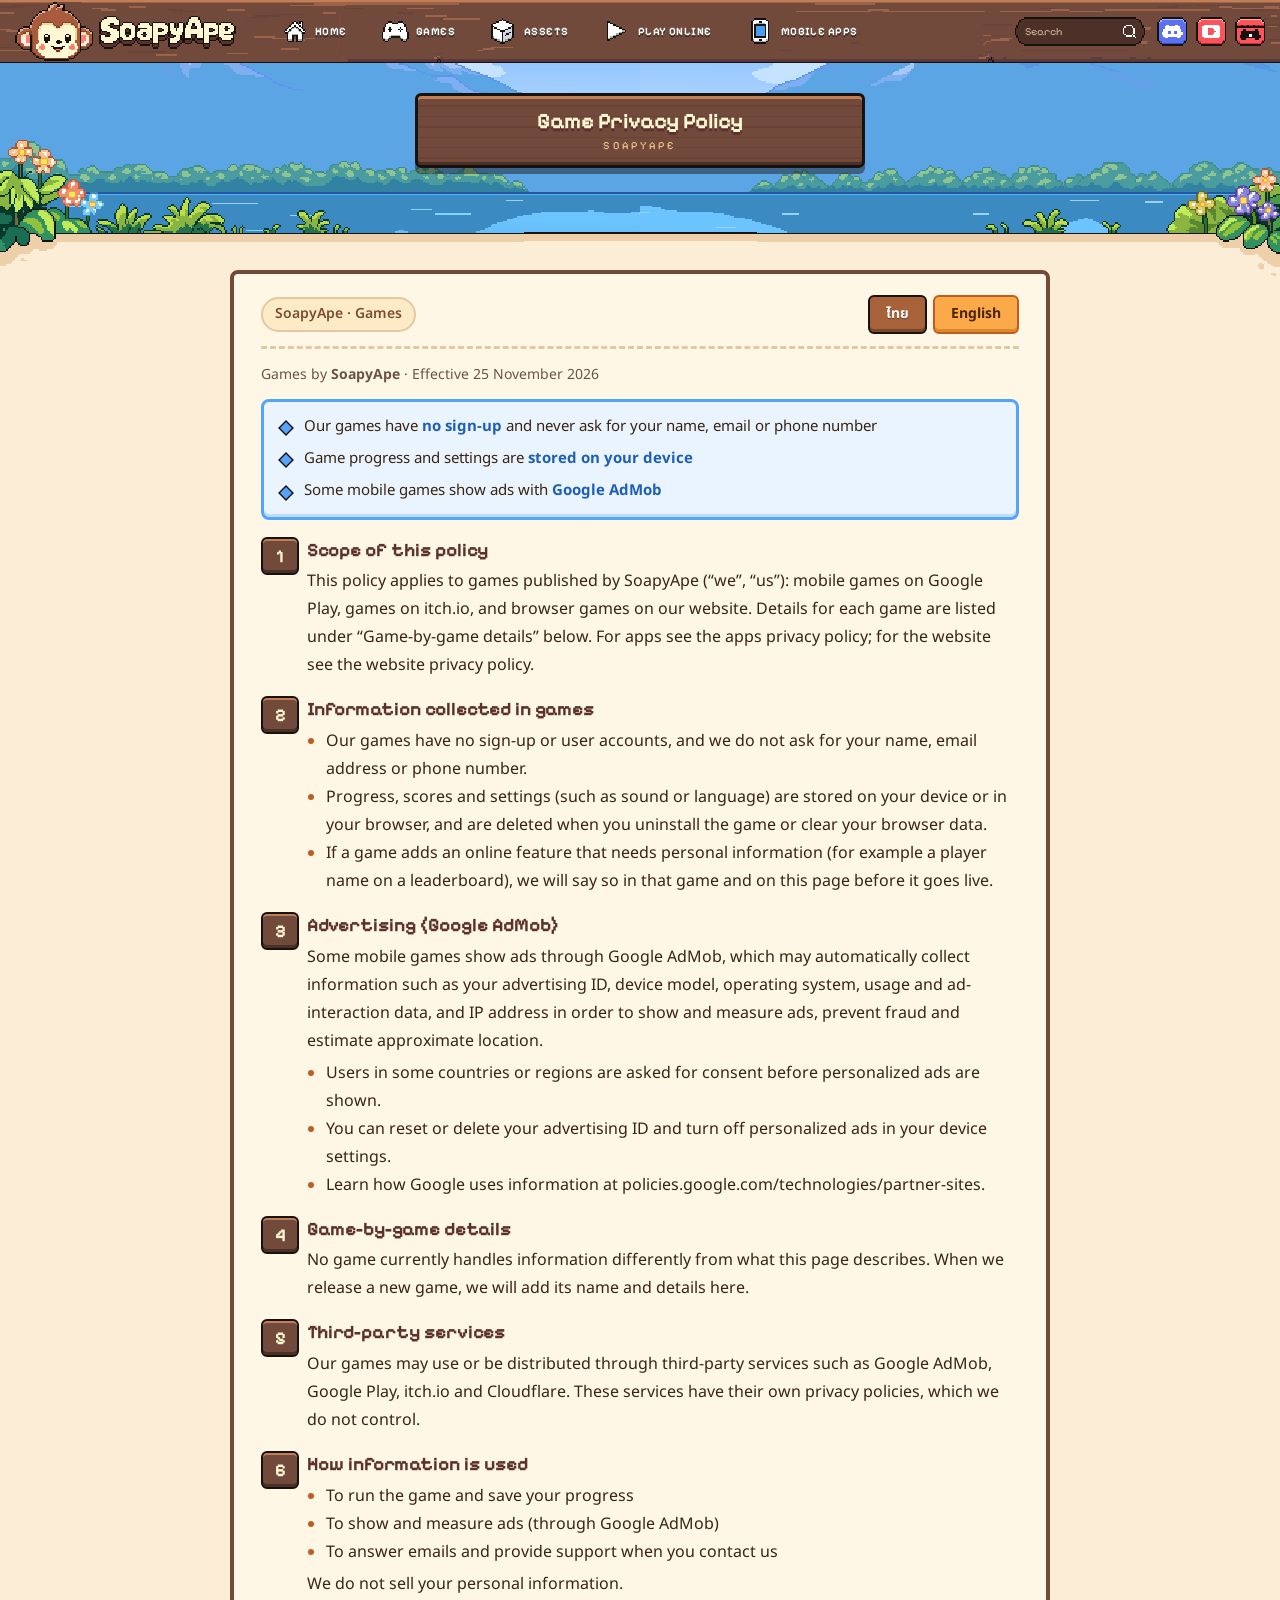
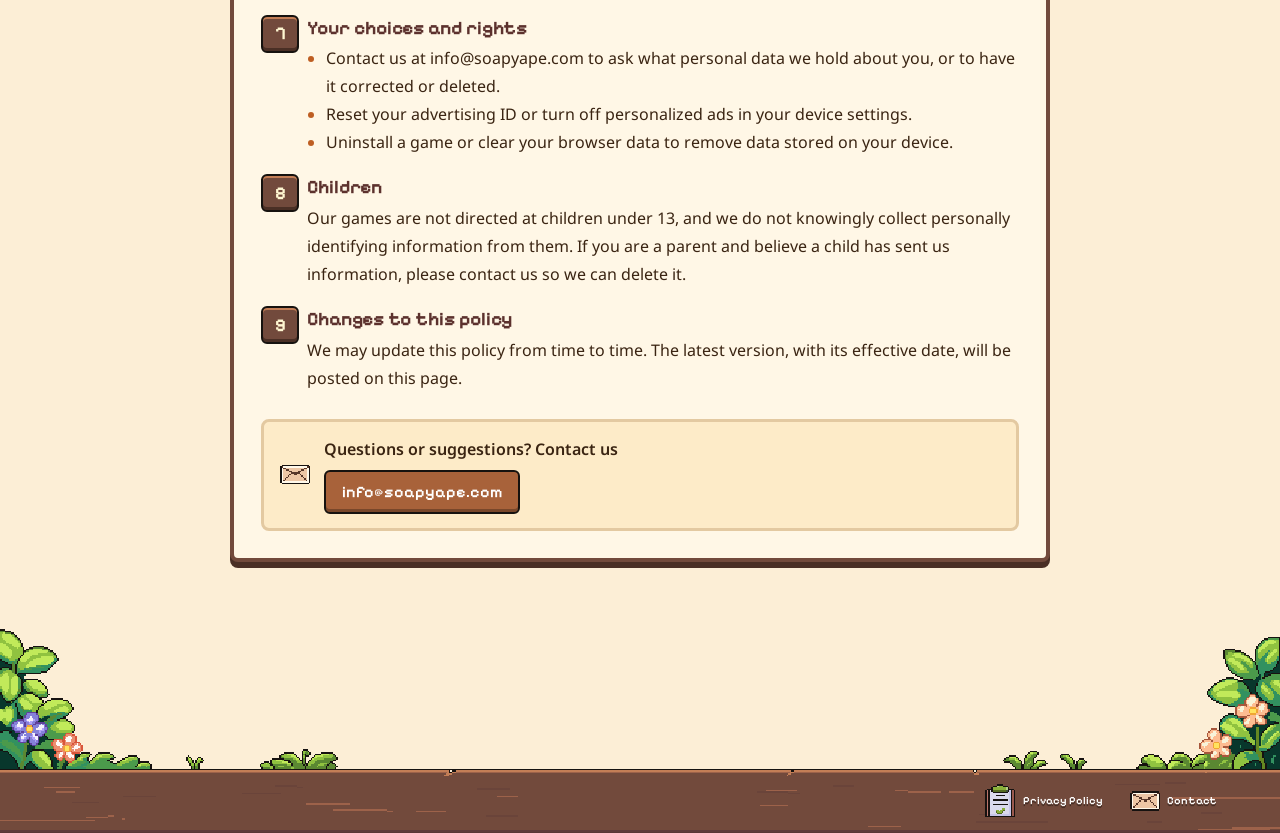
<file: games/privacy/index.html>
<!doctype html>
<html lang="en">
<head>
  <meta charset="utf-8">
  <meta name="viewport" content="width=device-width, initial-scale=1">
  <title>Game Privacy Policy — SoapyApe</title>
  <meta name="description" content="Privacy policy for SoapyApe games.">
  <link rel="icon" type="image/png" href="../../assets/ui/logo-monkey.png">
  <link rel="preconnect" href="https://fonts.googleapis.com">
  <link rel="preconnect" href="https://fonts.gstatic.com" crossorigin>
  <link href="https://fonts.googleapis.com/css2?family=Pixelify+Sans:wght@400;600;700&family=Noto+Sans+Thai:wght@400;600;700&display=swap" rel="stylesheet">
  <link rel="stylesheet" href="../../css/style.css?v=20261106a">
  <link rel="stylesheet" href="../../css/page.css?v=20261106a">
</head>
<body id="top">

<header class="topbar">
  <a class="brand" href="/" aria-label="SoapyApe home">
    <img class="monkey" src="../../assets/ui/logo-monkey.png" alt="">
    <img class="wordmark" src="../../assets/ui/logo-text.png" alt="SoapyApe">
  </a>
  <input type="checkbox" id="menu-toggle" class="menu-toggle" aria-label="Toggle menu">
  <label for="menu-toggle" class="burger" aria-hidden="true">☰</label>
  <nav class="nav" aria-label="Main">
    <a href="/"><img src="../../assets/ui/icon-home.png" alt="">Home</a>
    <a href="/games/"><img src="../../assets/ui/icon-games.png" alt="">Games</a>
    <a href="/assets/"><img src="../../assets/ui/icon-assets.png" alt="">Assets</a>
    <a href="/play/"><img src="../../assets/ui/icon-play.png" alt="">Play Online</a>
    <a href="/apps/"><img src="../../assets/ui/icon-mobile.png" alt="">Mobile Apps</a>
  </nav>
  <div class="tools">
    <form class="search" role="search"><input type="search" placeholder="Search" aria-label="Search the site"></form>
    <a href="#" aria-label="Discord"><img src="../../assets/ui/icon-discord.png" alt="Discord"></a>
    <a href="#" aria-label="YouTube"><img src="../../assets/ui/icon-youtube.png" alt="YouTube"></a>
    <a href="#" aria-label="itch.io"><img src="../../assets/ui/icon-itch.png" alt="itch.io"></a>
  </div>
</header>

<main>
  <section class="hero page-hero">
    <div class="hero-bg strip" aria-hidden="true"><i class="l"></i><i class="c"></i><i class="r"></i></div>
    <div class="sign"><h1 data-th="นโยบายความเป็นส่วนตัวของเกม" data-en="Game Privacy Policy">Game Privacy Policy</h1><p>SoapyApe</p></div>
    <div class="edge strip" aria-hidden="true"><i class="l"></i><i class="c"></i><i class="r"></i></div>
  </section>

  <article class="doc">
    <div class="doc-top">
      <p class="pill">SoapyApe · Games</p>
      <div class="lang" role="group" aria-label="Language">
        <button type="button" data-lang="th" aria-pressed="true">ไทย</button>
        <button type="button" data-lang="en" aria-pressed="false">English</button>
      </div>
    </div>

    <div id="th" class="langbox" lang="th">
      <p class="meta">เกมของ <strong>SoapyApe</strong> · มีผลบังคับใช้ 25 พฤศจิกายน 2569</p>
      <ul class="tldr" aria-label="สรุปสั้น ๆ">
        <li>เกมของเรา<b>ไม่มีระบบสมัครสมาชิก</b> และไม่ขอชื่อ อีเมล หรือเบอร์โทรศัพท์</li>
        <li>ความคืบหน้าและการตั้งค่าในเกม<b>เก็บไว้ในเครื่องของคุณ</b></li>
        <li>เกมมือถือบางเกมแสดงโฆษณาด้วย <b>Google AdMob</b></li>
      </ul>
        <section class="sec"><h3>ขอบเขตของนโยบายนี้</h3><p>นโยบายนี้ใช้กับเกมที่เผยแพร่โดย SoapyApe (“เรา”) ทั้งเกมมือถือบน Google Play เกมบน itch.io และเกมที่เล่นผ่านเบราว์เซอร์บนเว็บไซต์ของเรา รายละเอียดเฉพาะของแต่ละเกมอยู่ในหัวข้อ “รายละเอียดของแต่ละเกม” ด้านล่าง ส่วนแอปดูได้ที่ <a href="/apps/privacy/">นโยบายความเป็นส่วนตัวของแอป</a> และเว็บไซต์ดูได้ที่ <a href="/privacy/">นโยบายความเป็นส่วนตัวของเว็บไซต์</a></p></section>
        <section class="sec"><h3>ข้อมูลที่เก็บในเกม</h3><ul><li>เกมไม่มีระบบสมัครสมาชิกหรือบัญชีผู้ใช้ และเราไม่ขอชื่อ อีเมล หรือเบอร์โทรศัพท์</li><li>ความคืบหน้า คะแนน และการตั้งค่า (เช่น เสียงหรือภาษา) เก็บไว้ในเครื่องหรือเบราว์เซอร์ของคุณ และถูกลบเมื่อถอนการติดตั้งเกมหรือล้างข้อมูลเบราว์เซอร์</li><li>หากเกมใดมีฟีเจอร์ออนไลน์ที่ต้องใช้ข้อมูลส่วนบุคคล (เช่น ชื่อผู้เล่นบนตารางคะแนน) เราจะแจ้งไว้ในเกมนั้นและในหน้านี้ก่อนเปิดใช้</li></ul></section>
        <section class="sec"><h3>โฆษณา (Google AdMob)</h3><p>เกมมือถือบางเกมแสดงโฆษณาผ่าน Google AdMob ซึ่งอาจเก็บข้อมูลโดยอัตโนมัติ เช่น รหัสโฆษณา (Advertising ID) รุ่นอุปกรณ์ ระบบปฏิบัติการ ข้อมูลการใช้งานและการโต้ตอบกับโฆษณา และที่อยู่ IP เพื่อแสดงโฆษณา วัดผลโฆษณา ป้องกันการฉ้อโกง และประมาณตำแหน่งที่ตั้งโดยคร่าว</p><ul><li>ผู้ใช้ในบางประเทศหรือภูมิภาคจะเห็นหน้าขอความยินยอมก่อนแสดงโฆษณาตามความสนใจ</li><li>คุณรีเซ็ตหรือลบรหัสโฆษณา และปิดโฆษณาตามความสนใจได้ในการตั้งค่าของอุปกรณ์</li><li>ดูวิธีที่ Google ใช้ข้อมูลได้ที่ <a href="https://policies.google.com/technologies/partner-sites" rel="noopener">policies.google.com/technologies/partner-sites</a></li></ul></section>
        <section class="sec" id="games"><h3>รายละเอียดของแต่ละเกม</h3><p>ยังไม่มีเกมที่เก็บข้อมูลต่างจากที่อธิบายไว้ในหน้านี้ เมื่อเราเผยแพร่เกมใหม่ เราจะเพิ่มชื่อเกมและรายละเอียดไว้ที่นี่</p></section>
        <section class="sec"><h3>บริการของบุคคลที่สาม</h3><p>เกมของเราอาจใช้หรือเผยแพร่ผ่านบริการของบุคคลที่สาม เช่น Google AdMob, Google Play, itch.io และ Cloudflare ซึ่งมีนโยบายความเป็นส่วนตัวของตัวเองที่เราไม่ได้ควบคุม</p></section>
        <section class="sec"><h3>การใช้ข้อมูล</h3><ul><li>เพื่อให้เกมทำงานและบันทึกความคืบหน้าของคุณ</li><li>เพื่อแสดงโฆษณาและวัดผลโฆษณา (ผ่าน Google AdMob)</li><li>เพื่อตอบอีเมลและให้ความช่วยเหลือเมื่อคุณติดต่อมา</li></ul><p>เราไม่ขายข้อมูลส่วนบุคคลของคุณ</p></section>
        <section class="sec"><h3>สิทธิและทางเลือกของคุณ</h3><ul><li>ติดต่อเราที่ info@soapyape.com เพื่อขอทราบ แก้ไข หรือลบข้อมูลส่วนบุคคลที่เราถืออยู่</li><li>รีเซ็ตรหัสโฆษณาหรือปิดโฆษณาตามความสนใจได้ในการตั้งค่าอุปกรณ์</li><li>ถอนการติดตั้งเกมหรือล้างข้อมูลเบราว์เซอร์เพื่อลบข้อมูลที่เก็บไว้ในเครื่อง</li></ul></section>
        <section class="sec"><h3>เด็ก</h3><p>เกมของเราไม่ได้มุ่งเป้าไปที่ผู้ที่มีอายุต่ำกว่า 13 ปี และเราไม่เก็บข้อมูลที่ระบุตัวตนจากเด็กกลุ่มนี้โดยเจตนา หากคุณเป็นผู้ปกครองและพบว่าเด็กส่งข้อมูลมาให้เรา โปรดติดต่อเพื่อให้เราลบข้อมูลนั้น</p></section>
        <section class="sec"><h3>การเปลี่ยนแปลงนโยบาย</h3><p>เราอาจปรับปรุงนโยบายนี้เป็นครั้งคราว และจะประกาศฉบับใหม่พร้อมวันที่มีผลบังคับใช้ไว้ในหน้านี้</p></section>
    </div>

    <div id="en" class="langbox" lang="en" hidden>
      <p class="meta">Games by <strong>SoapyApe</strong> · Effective 25 November 2026</p>
      <ul class="tldr" aria-label="Summary">
        <li>Our games have <b>no sign-up</b> and never ask for your name, email or phone number</li>
        <li>Game progress and settings are <b>stored on your device</b></li>
        <li>Some mobile games show ads with <b>Google AdMob</b></li>
      </ul>
        <section class="sec"><h3>Scope of this policy</h3><p>This policy applies to games published by SoapyApe (“we”, “us”): mobile games on Google Play, games on itch.io, and browser games on our website. Details for each game are listed under “Game-by-game details” below. For apps see the <a href="/apps/privacy/">apps privacy policy</a>; for the website see the <a href="/privacy/">website privacy policy</a>.</p></section>
        <section class="sec"><h3>Information collected in games</h3><ul><li>Our games have no sign-up or user accounts, and we do not ask for your name, email address or phone number.</li><li>Progress, scores and settings (such as sound or language) are stored on your device or in your browser, and are deleted when you uninstall the game or clear your browser data.</li><li>If a game adds an online feature that needs personal information (for example a player name on a leaderboard), we will say so in that game and on this page before it goes live.</li></ul></section>
        <section class="sec"><h3>Advertising (Google AdMob)</h3><p>Some mobile games show ads through Google AdMob, which may automatically collect information such as your advertising ID, device model, operating system, usage and ad-interaction data, and IP address in order to show and measure ads, prevent fraud and estimate approximate location.</p><ul><li>Users in some countries or regions are asked for consent before personalized ads are shown.</li><li>You can reset or delete your advertising ID and turn off personalized ads in your device settings.</li><li>Learn how Google uses information at <a href="https://policies.google.com/technologies/partner-sites" rel="noopener">policies.google.com/technologies/partner-sites</a>.</li></ul></section>
        <section class="sec" id="games-en"><h3>Game-by-game details</h3><p>No game currently handles information differently from what this page describes. When we release a new game, we will add its name and details here.</p></section>
        <section class="sec"><h3>Third-party services</h3><p>Our games may use or be distributed through third-party services such as Google AdMob, Google Play, itch.io and Cloudflare. These services have their own privacy policies, which we do not control.</p></section>
        <section class="sec"><h3>How information is used</h3><ul><li>To run the game and save your progress</li><li>To show and measure ads (through Google AdMob)</li><li>To answer emails and provide support when you contact us</li></ul><p>We do not sell your personal information.</p></section>
        <section class="sec"><h3>Your choices and rights</h3><ul><li>Contact us at info@soapyape.com to ask what personal data we hold about you, or to have it corrected or deleted.</li><li>Reset your advertising ID or turn off personalized ads in your device settings.</li><li>Uninstall a game or clear your browser data to remove data stored on your device.</li></ul></section>
        <section class="sec"><h3>Children</h3><p>Our games are not directed at children under 13, and we do not knowingly collect personally identifying information from them. If you are a parent and believe a child has sent us information, please contact us so we can delete it.</p></section>
        <section class="sec"><h3>Changes to this policy</h3><p>We may update this policy from time to time. The latest version, with its effective date, will be posted on this page.</p></section>
    </div>

    <aside class="contact">
      <img src="../../assets/ui/icon-mail.png" alt="">
      <div>
        <p class="c-th" data-th="มีคำถามหรือข้อเสนอแนะ? ติดต่อเรา" data-en="Questions or suggestions? Contact us">มีคำถามหรือข้อเสนอแนะ? ติดต่อเรา</p>
        <a class="mailbtn" href="mailto:info@soapyape.com">info@soapyape.com</a>
      </div>
    </aside>
  </article>
</main>

<footer class="footer">
  <div class="f-bg strip" aria-hidden="true"><i class="l"></i><i class="c"></i><i class="r"></i></div>
  <div class="f-bar">
    <div class="f-links">
      <a href="/privacy/"><img src="../../assets/ui/icon-privacy.png" alt="">Privacy Policy</a>
      <a href="mailto:info@soapyape.com"><img src="../../assets/ui/icon-mail.png" alt="">Contact</a>
    </div>
  </div>
</footer>

<a id="to-top-float" class="to-top-float" href="#top" aria-label="Back to top" hidden><img src="../../assets/ui/btn-top-float.png" alt=""></a>

<script>
(function(){
  var boxes={th:document.getElementById('th'),en:document.getElementById('en')};
  var btns=document.querySelectorAll('.lang button');
  function set(l){
    for(var k in boxes) boxes[k].hidden=(k!==l);
    btns.forEach(function(b){b.setAttribute('aria-pressed',String(b.dataset.lang===l));});
    document.querySelectorAll('[data-th]').forEach(function(e){e.textContent=e.getAttribute('data-'+l);});
    document.documentElement.lang=l;
    try{localStorage.setItem('soapyape-lang',l)}catch(e){}
  }
  btns.forEach(function(b){b.addEventListener('click',function(){set(b.dataset.lang)});});
  var start='th';
  try{ var s=localStorage.getItem('soapyape-lang'); if(s) start=s; else if(!/^th/i.test(navigator.language||'')) start='en'; }catch(e){}
  if(location.hash==='#en') start='en'; if(location.hash==='#th') start='th';
  set(start);
})();
</script>
<script>
(function(){
  var btn=document.getElementById('to-top-float'); if(!btn) return;
  btn.hidden=false;
  function update(){ var max=document.documentElement.scrollHeight-window.innerHeight; btn.classList.toggle('show', max>40 && window.scrollY>Math.min(300,max*0.6)); }
  window.addEventListener('scroll',update,{passive:true}); window.addEventListener('resize',update); update();
})();
</script>

<script>
(function(){
  var id=decodeURIComponent(location.hash.slice(1)); if(!id||id==='th'||id==='en') return;
  var el=document.getElementById(id); if(!el) return;
  var box=el.closest('.langbox'); if(box&&box.hidden){ var b=document.querySelector('.lang button[data-lang="'+box.id+'"]'); if(b) b.click(); }
  setTimeout(function(){ el.scrollIntoView(); },0);
})();
</script>
<script src="../../assets/js/search-data.js?v=20261106a"></script>
<script src="../../assets/js/search.js?v=20261106a"></script>
</body>
</html>
</file>
<file: css/style.css>
/* SoapyApe — pixel art layout.
   All art is drawn for an 836px-wide design. --s is the integer-ish pixel scale.
   Left/Right pieces are fixed caps, Center pieces repeat-x so the page stretches. */
:root{
  --s:1;
  --cream:#fcead6; --ink:#3a2412; --paper:#fcead6;
  --u:url(../assets/ui/);
}
@media (min-width:900px){:root{--s:1.5}}
@media (min-width:1600px){:root{--s:2}}

*{box-sizing:border-box}
html{scroll-behavior:smooth}
body{margin:0;min-height:100vh;display:flex;flex-direction:column;background:var(--cream) url(../assets/ui/tile-cream.png);color:var(--ink);font-family:"Pixelify Sans",system-ui,sans-serif}
img,i,.px,.topbar,.nav a,.search,.card,.card .btn{image-rendering:pixelated}
img{display:block}
a{color:inherit;text-decoration:none}
.sr-only{position:absolute;width:1px;height:1px;overflow:hidden;clip:rect(0 0 0 0);white-space:nowrap}

/* 3-part stretchable strip: caps shrink on narrow screens, center repeats */
.strip{display:flex;width:100%;overflow:hidden}
.strip i{display:block;height:100%;background-repeat:no-repeat}
.strip .c{flex:1 1 0;background-repeat:repeat-x}
.strip .l,.strip .r{flex:0 1 var(--cap);min-width:0}

/* ---------- top bar ---------- */
.topbar{position:relative;z-index:5;height:calc(42px*var(--s));background-color:#724a3c;background-image:url(../assets/ui/bar-top-left.png),url(../assets/ui/bar-top-right.png),url(../assets/ui/bar-top-center.png);background-repeat:no-repeat,no-repeat,repeat-x;background-position:left top,right top,left top;background-size:auto 100%;
  display:flex;align-items:center;gap:calc(10px*var(--s));padding:0 calc(10px*var(--s))}
.brand{display:flex;align-items:center;gap:calc(4px*var(--s));flex:none}
.brand .monkey{width:calc(52px*var(--s));height:auto}
.brand .wordmark{width:calc(91px*var(--s));height:auto}
.nav{display:flex;align-items:center;gap:calc(6px*var(--s));margin-left:calc(12px*var(--s));flex:1}
.nav a{position:relative;display:flex;align-items:center;gap:calc(4px*var(--s));height:calc(25px*var(--s));padding:0 calc(8px*var(--s));
  color:#fff;font-weight:700;text-transform:uppercase;letter-spacing:.04em;font-size:max(11px,calc(7.5px*var(--s)));white-space:nowrap;text-shadow:0 2px 0 rgba(0,0,0,.45)}
.nav a img{height:calc(18px*var(--s));width:auto}
.nav a:hover{filter:brightness(1.18)}
/* active pill = nav-home.png (56x25), icon is baked in */
.nav a.active{width:calc(56px*var(--s));padding:0 0 0 calc(24px*var(--s));font-size:max(9px,calc(6.2px*var(--s)));letter-spacing:0;background:url(../assets/ui/nav-home.png) no-repeat 0 0/100% 100%;color:#fff}
.tools{display:flex;align-items:center;gap:calc(6px*var(--s));flex:none}
.tools img{width:calc(20px*var(--s));height:auto}
.search{width:calc(87px*var(--s));height:calc(19px*var(--s));background:url(../assets/ui/search.png) no-repeat 0 0/100% 100%;margin-right:calc(2px*var(--s))}
.search input{width:calc(66px*var(--s));height:100%;background:none;border:0;outline:0;padding:0 0 0 calc(7px*var(--s));color:#fff;font:inherit;font-size:max(11px,calc(7px*var(--s)))}
.search input::placeholder{color:#c9a98a}
.menu-toggle,.burger{display:none}

/* ---------- hero ---------- */
.hero{position:relative;height:calc(240px*var(--s));background:#54a4fe}
.hero-bg{position:absolute;inset:0;--cap:calc(456px*var(--s))}
.hero-bg i{background-size:auto calc(304px*var(--s));background-position:left bottom}
.hero-bg .l{background-image:url(../assets/ui/hero-left.png)}
.hero-bg .c{background-image:url(../assets/ui/hero-center.png)}
.hero-bg .r{background-image:url(../assets/ui/hero-right.png);background-position:right bottom}
.hero-logo{position:absolute;left:50%;top:calc(26px*var(--s));width:calc(273px*var(--s));max-width:92%;height:auto;transform:translateX(-50%);animation:logo-float 3.6s ease-in-out infinite;will-change:transform}
@keyframes logo-float{0%,100%{transform:translate(-50%,0)}50%{transform:translate(-50%,calc(var(--s)*-6px))}}
.bubbles{position:absolute;left:50%;bottom:calc(36px*var(--s));width:calc(440px*var(--s));max-width:100%;height:0;transform:translateX(-50%);pointer-events:none}
.bubbles img{position:absolute;left:calc(50% + var(--x));bottom:0;width:calc(var(--w)*var(--s));height:auto;margin-left:calc(var(--w)*var(--s)/-2);opacity:0;will-change:transform,opacity;animation:bubble var(--t) linear var(--d) infinite}
@keyframes bubble{
  0%{transform:translate(0,0) scale(.55);opacity:0}
  12%{opacity:.95}
  50%{transform:translate(calc(var(--dx)*var(--s)),calc(var(--s)*-75px)) scale(.85)}
  80%{opacity:.9}
  100%{transform:translate(calc(var(--dx)*var(--s)*-.5),calc(var(--s)*-150px)) scale(1);opacity:0}
}
.edge{position:absolute;left:0;right:0;bottom:0;height:calc(106px*var(--s));--cap:calc(349px*var(--s));pointer-events:none}
.edge i{background-size:auto 100%;background-position:left bottom}
.edge .l{background-image:url(../assets/ui/edge-left.png)}
.edge .c{background-image:url(../assets/ui/edge-center.png)}
.edge .r{background-image:url(../assets/ui/edge-right.png);background-position:right bottom}

/* ---------- cards ---------- */
main{flex:1}
.cards{display:grid;grid-template-columns:repeat(5,minmax(0,calc(137px*var(--s))));justify-content:center;align-items:start;gap:calc(10px*var(--s));padding:calc(6px*var(--s)) calc(10px*var(--s)) calc(20px*var(--s))}
.col{container-type:inline-size;min-width:0}
.card{container-type:inline-size;position:relative;aspect-ratio:137/144;background:url(../assets/ui/card-frame.png) no-repeat 0 0/100% 100%;image-rendering:pixelated}
.card h2{position:absolute;left:0;right:0;top:0;height:19.7cqw;margin:0;display:flex;align-items:center;justify-content:center;font-size:6.6cqw;font-weight:700;color:var(--cream);text-shadow:0 .8cqw 0 rgba(0,0,0,.4);text-align:center}
.thumb{position:absolute;left:4.4cqw;top:20.8cqw;width:91.2cqw;height:45cqw;overflow:hidden;border-radius:2cqw;display:block}
.thumb img{width:100%;height:100%;object-fit:cover;object-position:center top;image-rendering:auto}
a.thumb:hover img{filter:brightness(1.08)}
.card .title{position:absolute;left:4cqw;right:4cqw;top:69cqw;margin:0;text-align:center;font-size:6.4cqw;font-weight:600;color:var(--ink);white-space:nowrap;overflow:hidden;text-overflow:ellipsis}
.card .btn{position:absolute;left:14.2cqw;top:84.5cqw;width:71.5cqw;height:14.6cqw;background:url(../assets/ui/btn.png) no-repeat 0 0/100% 100%;display:flex;align-items:center;justify-content:center;gap:1.5cqw;color:#fff;font-weight:700;font-size:6cqw;text-shadow:0 .7cqw 0 rgba(0,0,0,.35)}
.card .btn:hover{filter:brightness(1.12)}
.card .btn img{height:9cqw;width:auto}
.card .btn.disabled{filter:saturate(.8) brightness(.95)}

/* ---------- footer ---------- */
.footer{position:relative;height:calc(147px*var(--s));flex:none}
.f-bg{position:absolute;inset:0;--cap:calc(349px*var(--s))}
.f-bg i{background-size:auto 100%;background-position:left bottom}
.f-bg .l{background-image:url(../assets/ui/footer-left.png)}
.f-bg .c{background-image:url(../assets/ui/footer-center.png)}
.f-bg .r{background-image:url(../assets/ui/footer-right.png);background-position:right bottom}
.f-bar{position:absolute;left:0;right:0;bottom:0;height:calc(41px*var(--s));display:flex;align-items:center;justify-content:flex-end;padding:0 calc(10px*var(--s)) calc(2px*var(--s))}
.f-links{margin-right:max(48px,calc(32px*var(--s)));display:flex;align-items:center;gap:calc(18px*var(--s));color:#fff;font-weight:600;font-size:max(11px,calc(7px*var(--s)));text-shadow:0 2px 0 rgba(0,0,0,.4)}
.f-links a{display:flex;align-items:center;gap:calc(5px*var(--s))}
.f-links a img{width:calc(20px*var(--s));height:auto}
.f-links .up img{width:calc(26px*var(--s));height:calc(26px*var(--s))}
.f-links a:hover{filter:brightness(1.15)}

/* ---------- small screens: hamburger ---------- */
@media (max-width:899px){
  .topbar{flex-wrap:wrap;height:auto;min-height:42px;background-size:auto 42px;padding:0 8px;gap:0}
  .brand{height:42px}
  .burger{display:flex;align-items:center;justify-content:center;margin-left:auto;width:44px;height:42px;color:#fff;font-size:26px;cursor:pointer}
  .nav,.tools{display:none;flex:0 0 100%;width:100%;margin:0}
  .menu-toggle:checked ~ .nav{display:flex;flex-direction:column;align-items:stretch;gap:4px;padding:8px 0;background:#724a3c}
  .menu-toggle:checked ~ .tools{display:flex;justify-content:flex-start;padding:8px 4px;background:#724a3c}
  .search{flex:none}
  .cards{grid-template-columns:repeat(2,minmax(0,200px))}
  .f-links{gap:10px}
  .f-bar .brand{display:none}
  .f-bar{justify-content:flex-end}
}
@media (max-width:420px){.cards{grid-template-columns:repeat(2,minmax(0,1fr))}}

/* ---------- floating back-to-top ---------- */
.to-top-float{position:fixed;right:max(14px,env(safe-area-inset-right));bottom:max(14px,env(safe-area-inset-bottom));z-index:20;width:calc(26px*max(1.5,var(--s)));aspect-ratio:1;opacity:0;visibility:hidden;transform:translateY(12px);transition:opacity .25s,transform .25s,visibility 0s .25s}
.to-top-float img{width:100%;height:100%}
.to-top-float.show{opacity:1;visibility:visible;transform:none;transition:opacity .25s,transform .25s}
.to-top-float:hover{filter:brightness(1.15)}
.to-top-float:active{transform:translateY(2px)}
@media (prefers-reduced-motion:reduce){html{scroll-behavior:auto}.to-top-float{transition:none}}

/* ranked text-only entries under each card (#2, #3 ...) */
.ranks{list-style:none;margin:5cqw 0 0;padding:0 4cqw;counter-reset:rank 1}
.ranks li{counter-increment:rank;display:flex;gap:2.4cqw;align-items:baseline;min-width:0;padding:1.6cqw 0;font-size:6.6cqw;font-weight:600;line-height:1.25;color:var(--ink);border-bottom:.8cqw dashed #e3c9a1}
.ranks li:last-child{border-bottom:0}
.ranks li::before{content:counter(rank) ".";flex:none;font-weight:700;color:#a8623a}
.ranks a,.ranks span{min-width:0;white-space:nowrap;overflow:hidden;text-overflow:ellipsis}
.ranks span{color:#a58f78;font-weight:400}
.ranks a:hover{color:#1f5fbf;text-decoration:underline}
.ranks a:focus-visible{outline:2px solid #1f5fbf;outline-offset:2px}

/* app-icon thumbnails: whole square icon centered in the wide slot */
.thumb.icon{background:#e9dcc3;display:flex;align-items:center;justify-content:center}
.thumb.icon img{width:auto;height:92%;aspect-ratio:1;object-fit:contain}
</file>
<file: css/page.css>
/* Text pages (privacy etc.). Loaded after style.css; uses --s scale and the hero strips. */
.page-hero{height:calc(150px*var(--s))}
.page-hero .edge{height:calc(106px*var(--s))}
.sign{position:absolute;left:50%;top:calc(20px*var(--s));transform:translateX(-50%);z-index:2;text-align:center;
  min-width:min(86%,calc(300px*var(--s)));padding:calc(8px*var(--s)) calc(18px*var(--s)) calc(9px*var(--s));
  background:repeating-linear-gradient(180deg,#724a3c 0 calc(6px*var(--s)),#6a4336 calc(6px*var(--s)) calc(7px*var(--s)));
  border:calc(2px*var(--s)) solid #16120f;border-radius:calc(4px*var(--s));
  box-shadow:inset 0 calc(2px*var(--s)) 0 #c37e56,inset 0 calc(-2px*var(--s)) 0 #4a2f25,0 calc(4px*var(--s)) 0 rgba(22,18,16,.45)}
.sign h1{margin:0;font-size:max(22px,calc(14px*var(--s)));line-height:1.25;color:#fff7d2;text-shadow:0 calc(2px*var(--s)) 0 #5c312d}
.sign p{margin:calc(2px*var(--s)) 0 0;font-size:max(11px,calc(6px*var(--s)));letter-spacing:.3em;text-transform:uppercase;color:#f5c98f}

.doc{--wood:#724a3c;--wood-d:#4a2f25;--ink:#3a2412;
  position:relative;max-width:820px;margin:calc(-12px*var(--s)) auto calc(34px*var(--s));padding:calc(14px*var(--s)) calc(18px*var(--s)) calc(18px*var(--s));
  background:#fff7e6;color:var(--ink);border:4px solid var(--wood);border-radius:8px;box-shadow:0 6px 0 var(--wood-d);
  font-family:"Noto Sans Thai","Pixelify Sans",system-ui,sans-serif;font-size:16px;line-height:1.75;z-index:3}
.doc-top{display:flex;flex-wrap:wrap;gap:10px;align-items:center;justify-content:space-between;padding-bottom:12px;border-bottom:3px dashed #e3c9a1}
.pill{margin:0;padding:3px 12px;border-radius:999px;background:#fdebc8;border:2px solid #e3c9a1;color:#7a4e2d;font-size:14px;font-weight:600}
.lang{display:flex;gap:6px}
.lang button{font:inherit;font-weight:700;font-size:14px;padding:5px 16px;cursor:pointer;color:#fff;background:#a8623a;border:2px solid #16120f;border-radius:6px;box-shadow:inset 0 -3px 0 rgba(0,0,0,.28);text-shadow:0 1px 0 rgba(0,0,0,.4)}
.lang button[aria-pressed="true"]{background:#fba949;border-color:#be5e22;color:#4a2300;text-shadow:none;box-shadow:inset 0 -3px 0 #d98a2e}
.lang button:hover{filter:brightness(1.08)}
.lang button:focus-visible{outline:3px solid #1f5fbf;outline-offset:2px}

.langbox{padding-top:12px}
.meta{margin:.2em 0 .8em;color:#6b5444;font-size:14px}
.tldr{list-style:none;margin:0 0 6px;padding:12px 14px;display:grid;gap:6px;background:#e9f4ff;border:3px solid #54a4fe;border-radius:8px;box-shadow:inset 0 -3px 0 #bddcff}
.tldr li{position:relative;padding-left:26px;font-size:15px}
.tldr li::before{content:"";position:absolute;left:2px;top:.55em;width:12px;height:12px;background:#54a4fe;box-shadow:0 0 0 2px #16120f;transform:rotate(45deg) scale(.7)}
.tldr b{color:#1d5fb8}

.langbox{counter-reset:sec}
.sec{counter-increment:sec;margin-top:18px;padding-left:46px;position:relative}
.sec h3{margin:0 0 2px;font-family:"Pixelify Sans","Noto Sans Thai",sans-serif;font-size:19px;color:#5c312d;line-height:1.35}
.sec h3::before{content:counter(sec);position:absolute;left:0;top:-1px;width:34px;height:34px;display:grid;place-items:center;
  font-family:"Pixelify Sans",sans-serif;font-size:18px;font-weight:700;color:#fff7d2;background:var(--wood);border:2px solid #16120f;border-radius:6px;box-shadow:inset 0 2px 0 #c37e56,inset 0 -3px 0 var(--wood-d)}
.sec p,.sec ul{margin:.25em 0}
.sec ul{padding-left:1.2em}
.sec li::marker{color:#be5e22}

.contact{display:flex;gap:14px;align-items:center;margin-top:26px;padding:14px 16px;background:#fdebc8;border:3px solid #e3c9a1;border-radius:8px}
.contact img{width:calc(20px*max(1.5,var(--s)));height:auto;flex:none}
.contact p{margin:0 0 6px;font-weight:600}
.mailbtn{display:inline-block;padding:6px 16px;font-family:"Pixelify Sans",sans-serif;font-weight:600;font-size:16px;color:#fff;text-decoration:none;background:#a8623a;border:2px solid #16120f;border-radius:6px;box-shadow:inset 0 -3px 0 rgba(0,0,0,.28);word-break:break-all}
.mailbtn:hover{filter:brightness(1.1)}

@media (max-width:760px){
  .doc{margin-left:12px;margin-right:12px;padding:12px 14px 16px;font-size:15.5px}
  .sec{padding-left:0;margin-top:20px}
  .sec h3{display:flex;align-items:center;gap:10px}
  .sec h3::before{position:static;flex:none;width:30px;height:30px}
  .doc-top{justify-content:center}
}
</file>
